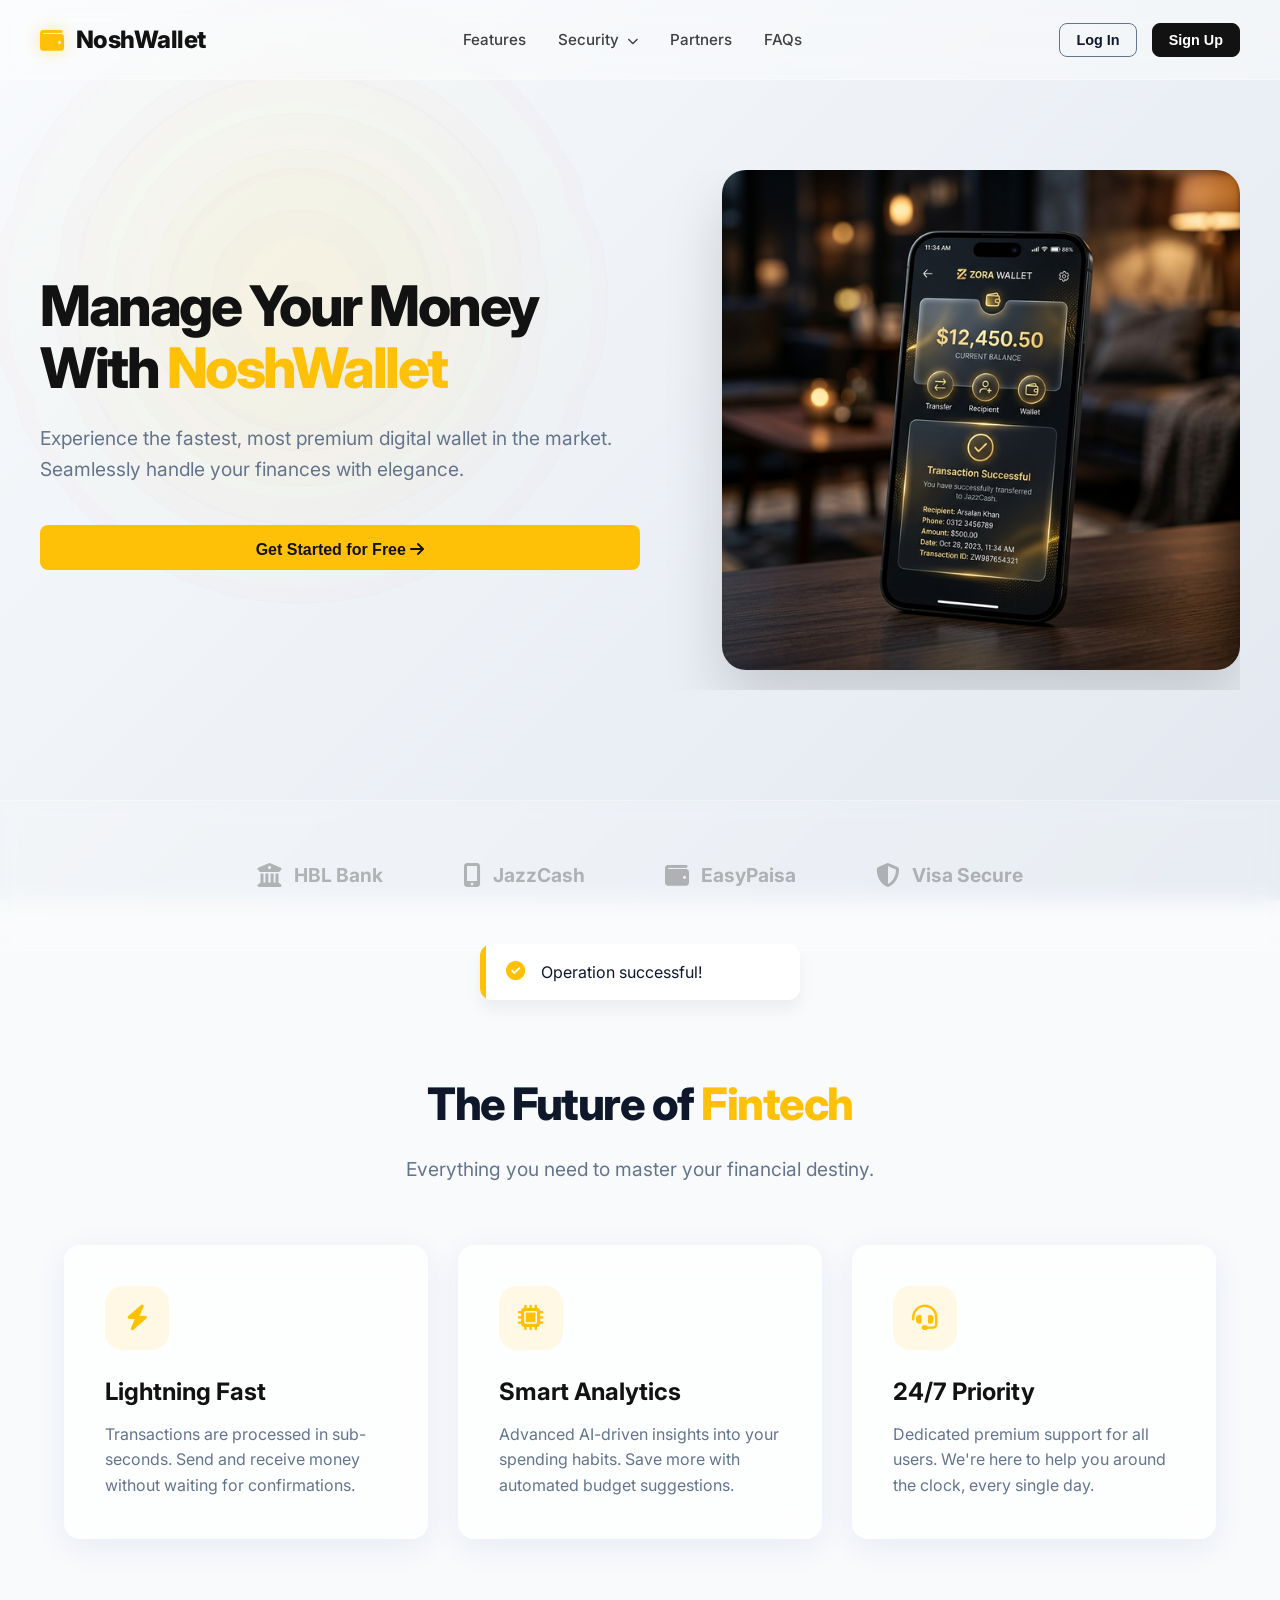
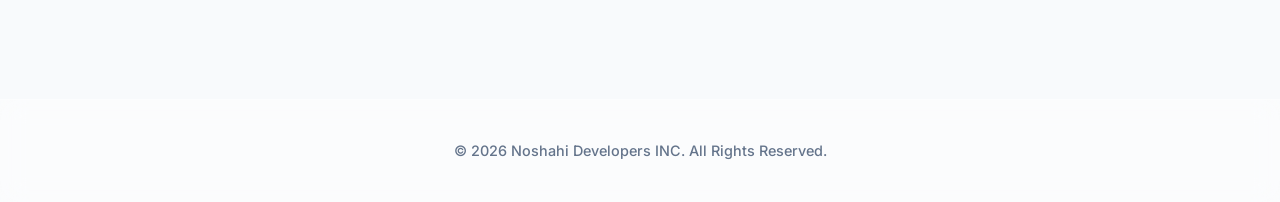
<file: index1.html>
<!DOCTYPE html>
<html lang="en">
<head>
    <meta charset="UTF-8">
    <meta name="viewport" content="width=device-width, initial-scale=1.0">
    <title>NoshWallet - The Premium Digital Wallet</title>
    <link href="https://fonts.googleapis.com/css2?family=Inter:wght@300;400;500;600;700&display=swap" rel="stylesheet">
    <link rel="stylesheet" href="style.css">
    <link rel="stylesheet" href="https://cdnjs.cloudflare.com/ajax/libs/font-awesome/6.4.0/css/all.min.css">
</head>
<body class="landing-page">

    <div class="bg-mesh-container">
        <div class="glow-blob glow-1"></div>
        <div class="glow-blob glow-2"></div>
        <div class="glow-blob glow-3"></div>
    </div>

    <!-- Landing Navigation -->
    <nav class="landing-nav">
        <div class="nav-container">
            <div class="logo">
                <i class="fa-solid fa-wallet"></i>
                <span>NoshWallet</span>
            </div>
            <ul class="nav-menu">
                <li><a href="#features" class="nav-link">Features</a></li>
                <li class="nav-dropdown">
                    <a href="#security" class="nav-link">Security <i class="fa-solid fa-chevron-down"></i></a>
                    <ul class="dropdown-menu">
                        <li><a href="#security" class="dropdown-link" id="link-security-overview">Security Overview</a></li>
                        <li><a href="#" class="dropdown-link" id="link-security-terms">Terms & Conditions</a></li>
                    </ul>
                </li>
                <li><a href="#partners" class="nav-link">Partners</a></li>
                <li><a href="#faq" class="nav-link">FAQs</a></li>
            </ul>
            <div class="landing-actions" id="auth-actions-container">
                <button class="header-auth-btn btn-outline" id="btn-open-login">Log In</button>
                <button class="header-auth-btn btn-solid" id="btn-open-register">Sign Up</button>
            </div>
        </div>
    </nav>

    <!-- Hero Carousel Section -->
    <header class="hero-section">
        <div class="carousel-container">
            <!-- Slide 1: General Welcome -->
            <div class="carousel-slide active" id="slide-1">
                <div class="hero-content">
                    <h1 class="hero-title">Manage Your Money <br>With <span class="highlight-yellow">NoshWallet</span></h1>
                    <p class="hero-subtitle">Experience the fastest, most premium digital wallet in the market. Seamlessly handle your finances with elegance.</p>
                    <div class="hero-cta">
                        <button class="submit-btn solid-yellow cta-main" onclick="document.getElementById('btn-open-register').click()">Get Started for Free <i class="fa-solid fa-arrow-right"></i></button>
                    </div>
                </div>
                <div class="hero-mockup">
                    <img src="assets/hero_wallet.png" alt="Premium Wallet" class="mockup-image" loading="eager">
                </div>
            </div>

            <!-- Slide 2: Security & Privacy -->
            <div class="carousel-slide" id="slide-2">
                <div class="hero-content">
                    <h1 class="hero-title">Your Assets, <br><span class="highlight-yellow">Reinforced.</span></h1>
                    <p class="hero-subtitle">Double-encryption and biometric-ready protocols. Your money remains yours, protected by the world's most advanced security tech.</p>
                    <div class="hero-cta">
                        <button class="submit-btn solid-yellow cta-main">Explore Security Features</button>
                    </div>
                </div>
                <div class="hero-mockup">
                    <img src="assets/hero_security.png" alt="Advanced Security" class="mockup-image">
                </div>
            </div>

            <!-- Slide 3: Global Transfers (Using CSS depth or generic icon) -->
            <div class="carousel-slide" id="slide-3">
                <div class="hero-content">
                    <h1 class="hero-title">Global Transfers, <br><span class="highlight-yellow">Instant Delivery.</span></h1>
                    <p class="hero-subtitle">Transfer to JazzCash, EasyPaisa, or any Bank account globally with a single tap and zero hidden commissions.</p>
                    <div class="hero-cta">
                        <button class="submit-btn solid-yellow cta-main">Compare Rates</button>
                    </div>
                </div>
                <div class="hero-mockup">
                    <div class="mockup-image" style="background: linear-gradient(135deg, #121212, #333); display: flex; align-items: center; justify-content: center; min-height: 400px; border: 1px solid var(--primary-yellow);">
                         <i class="fa-solid fa-globe-asia" style="font-size: 8rem; color: var(--primary-yellow); filter: drop-shadow(0 0 20px rgba(255,193,7,0.3))"></i>
                    </div>
                </div>
            </div>
        </div>
    </header>

    <!-- Trusted Partners -->
    <section class="partners-section reveal" id="partners">
        <div class="partners-container">
            <div class="partner-logo"><i class="fa-solid fa-building-columns"></i> HBL Bank</div>
            <div class="partner-logo"><i class="fa-solid fa-mobile-screen-button"></i> JazzCash</div>
            <div class="partner-logo"><i class="fa-solid fa-wallet"></i> EasyPaisa</div>
            <div class="partner-logo"><i class="fa-solid fa-shield-halved"></i> Visa Secure</div>
        </div>
    </section>

    <!-- Detailed Features Grid -->
    <section class="features-grid-section" id="features">
        <div class="section-header reveal">
            <h2>The Future of <span class="highlight-yellow">Fintech</span></h2>
            <p class="hero-subtitle" style="margin-bottom: 0;">Everything you need to master your financial destiny.</p>
        </div>
        <div class="premium-grid">
            <div class="premium-feature-card reveal">
                <div class="feature-icon-wrapper"><i class="fa-solid fa-bolt"></i></div>
                <h3>Lightning Fast</h3>
                <p>Transactions are processed in sub-seconds. Send and receive money without waiting for confirmations.</p>
            </div>
            <div class="premium-feature-card reveal">
                <div class="feature-icon-wrapper"><i class="fa-solid fa-microchip"></i></div>
                <h3>Smart Analytics</h3>
                <p>Advanced AI-driven insights into your spending habits. Save more with automated budget suggestions.</p>
            </div>
            <div class="premium-feature-card reveal">
                <div class="feature-icon-wrapper"><i class="fa-solid fa-headset"></i></div>
                <h3>24/7 Priority</h3>
                <p>Dedicated premium support for all users. We're here to help you around the clock, every single day.</p>
            </div>
        </div>
    </section>


    <!-- Modals (Re-used from before) -->
    <!-- Login Modal -->
    <div id="login-modal" class="modal">
        <div class="modal-content auth-modal">
            <div class="modal-header">
                <button class="close-btn absolute-right"><i class="fa-solid fa-xmark"></i></button>
                <div class="logo justify-center mb-2">
                    <i class="fa-solid fa-wallet"></i>
                </div>
                <h2>Welcome Back</h2>
                <p class="text-sm text-muted">Sign in to manage your wallet</p>
            </div>
            <div class="modal-body pb-0">
                <form id="login-form">
                    <div class="form-group">
                        <label>Email Address</label>
                        <div class="input-with-icon">
                            <i class="fa-regular fa-envelope"></i>
                            <input type="email" id="login-email" placeholder="you@example.com" required autocomplete="off">
                        </div>
                    </div>
                    <div class="form-group">
                        <label>Password</label>
                        <div class="input-with-icon">
                            <i class="fa-solid fa-lock"></i>
                            <input type="password" id="login-password" placeholder="Enter your password" required autocomplete="new-password">
                            <button type="button" class="password-toggle" title="Toggle Password Visibility">
                                <i class="fa-solid fa-eye-slash"></i>
                            </button>
                        </div>
                    </div>
                    <button type="submit" class="submit-btn solid-yellow mt-4">Sign In</button>
                </form>

                <div class="demo-account-box mt-4">
                    <div class="demo-header">
                        <i class="fa-solid fa-circle-info"></i>
                        <span>Demo Account</span>
                    </div>
                    <div class="demo-credentials">
                        <p><strong>Email:</strong> demo@noshwallet.com</p>
                        <p><strong>Password:</strong> demo1234</p>
                    </div>
                    <button id="btn-quick-login" class="quick-login-btn">
                        Quick Login <i class="fa-solid fa-bolt"></i>
                    </button>
                </div>

                <div class="auth-footer mt-4">
                    <p>Don't have an account? <a href="#" id="switch-to-register">Sign up</a></p>
                </div>
            </div>
        </div>
    </div>

    <!-- Register Modal -->
    <div id="register-modal" class="modal">
        <div class="modal-content auth-modal">
            <div class="modal-header border-none text-center block">
                <button class="close-btn absolute-right"><i class="fa-solid fa-xmark"></i></button>
                <div class="logo justify-center mb-2">
                    <i class="fa-solid fa-wallet"></i>
                </div>
                <h2>Create Account</h2>
                <p class="text-sm text-muted">Join us to start managing your funds</p>
            </div>
            <div class="modal-body pb-0">
                <form id="register-form">
                    <div class="form-group mb-3">
                        <label>Full Name</label>
                        <div class="input-with-icon">
                            <i class="fa-regular fa-user"></i>
                            <input type="text" id="reg-name" placeholder="John Doe" required autocomplete="name">
                        </div>
                    </div>
                    <div class="form-group mb-3">
                        <label>Email Address</label>
                        <div class="input-with-icon">
                            <i class="fa-regular fa-envelope"></i>
                            <input type="email" id="reg-email" placeholder="you@example.com" required autocomplete="email">
                        </div>
                    </div>
                    <div class="form-group mb-3">
                        <label>Password</label>
                        <div class="input-with-icon">
                            <i class="fa-solid fa-lock"></i>
                            <input type="password" id="reg-password" placeholder="Create a password" required minlength="6" autocomplete="new-password">
                            <button type="button" class="password-toggle" title="Toggle Password Visibility">
                                <i class="fa-solid fa-eye-slash"></i>
                            </button>
                        </div>
                    </div>
                    <div class="form-group mb-3">
                        <label>Phone Number</label>
                        <div class="input-with-icon">
                            <i class="fa-solid fa-phone"></i>
                            <input type="tel" id="reg-phone" placeholder="e.g. 0300 1234567" required autocomplete="tel">
                        </div>
                    </div>
                    <button type="submit" class="submit-btn solid-yellow">Create Account</button>
                </form>
                <div class="auth-footer mt-4">
                    <p>Already have an account? <a href="#" id="switch-to-login">Sign in</a></p>
                </div>
            </div>
        </div>
    </div>
    
    <!-- Security Terms Modal -->
    <div id="security-terms-modal" class="modal">
        <div class="modal-content terms-modal">
            <div class="modal-header">
                <button class="close-btn absolute-right"><i class="fa-solid fa-xmark"></i></button>
                <div class="logo justify-center mb-2">
                    <i class="fa-solid fa-shield-halved"></i>
                </div>
                <h2>Security Terms <span class="highlight-yellow">&</span> Conditions</h2>
                <p class="text-sm text-muted">Last updated: March 16, 2026</p>
            </div>
            <div class="modal-body">
                <div class="terms-content">
                    <section class="terms-section">
                        <h3>1. Data Protection & Encryption</h3>
                        <p>All user data is encrypted using military-grade AES-256 protocols. Your private keys and personal information are stored in isolated, secure vaults that are inaccessible via public networks.</p>
                    </section>
                    <section class="terms-section">
                        <h3>2. Multi-Factor Authentication (MFA)</h3>
                        <p>NoshWallet requires MFA for all critical transactions, including withdrawals and large deposits. We support biometric scans, hardware security keys, and time-based one-time passwords (TOTP).</p>
                    </section>
                    <section class="terms-section">
                        <h3>3. Fraud Prevention System</h3>
                        <p>Our AI-driven fraud detection system monitors transactions 24/7. Any suspicious activity will lead to an immediate temporary account freeze until manually verified by our security team.</p>
                    </section>
                    <section class="terms-section">
                        <h3>4. Zero-Leak Policy</h3>
                        <p>NoshWallet guarantees that your financial data will never be shared with third parties for marketing purposes. Your trust is our most valuable asset.</p>
                    </section>
                    <p class="terms-footer">By using NoshWallet, you agree to these security protocols designed to keep your wealth safe.</p>
                </div>
            </div>
        </div>
    </div>

    <!-- Toast -->
    <div id="toast" class="toast">
        <div class="toast-indicator"></div>
        <div class="toast-content">
            <i class="toast-icon fa-solid fa-circle-check"></i>
            <span id="toast-message">Operation successful!</span>
        </div>
    </div>

    <footer class="landing-footer">
        <div class="footer-container">
            <p>&copy; 2026 Noshahi Developers INC. All Rights Reserved.</p>
        </div>
    </footer>

    <script src="landing.js"></script>
    <script src="auth.js"></script>
    <!-- OTP Verification Modal -->
    <div id="otp-modal" class="modal">
        <div class="modal-content auth-modal">
            <div class="modal-header">
                <button class="close-btn absolute-right"><i class="fa-solid fa-xmark"></i></button>
                <div class="logo justify-center mb-2">
                    <i class="fa-solid fa-shield-halved"></i>
                </div>
                <h2>Security Verification</h2>
                <p class="text-sm text-muted" id="otp-message">Check your device for a 6-digit code</p>
            </div>
            <div class="modal-body pb-0">
                <form id="otp-form">
                    <div class="form-group">
                        <label>Verification Code</label>
                        <div class="input-with-icon">
                            <i class="fa-solid fa-key"></i>
                            <input type="text" id="otp-input" placeholder="Enter 6-digit code" required maxlength="6" pattern="\d{6}">
                        </div>
                        <span class="form-help text-center block mt-2">Simulation code: <strong class="highlight-yellow">123456</strong></span>
                    </div>
                    <button type="submit" class="submit-btn solid-yellow mt-4">Verify & Sign In</button>
                </form>
                <div class="auth-footer mt-4">
                    <p>Didn't receive code? <a href="#" id="resend-otp">Resend</a></p>
                </div>
            </div>
        </div>
    </div>
</body>
</html>
</file>
<file: style.css>
/* style.css - Full Website Dashboard Design */

:root {
    /* Color Palette: Yellow, White, Black */
    --primary-yellow: #FFC107;
    --primary-yellow-hover: #E0A800;
    --primary-black: #121212;
    --secondary-black: #1E1E1E;
    --pure-white: #FFFFFF;

    /* Neutral/Grays */
    --gray-bg: #F8FAFC;
    /* Softer, more modern off-white */
    --gray-light: #F1F5F9;
    --gray-mid: #E2E8F0;
    --gray-dark: #64748B;
    --text-main: #0F172A;
    --text-muted: #64748B;

    /* Premium Backgrounds */
    --premium-bg: radial-gradient(at 0% 0%, hsla(253, 16%, 7%, 1) 0, transparent 50%),
        radial-gradient(at 50% 0%, hsla(225, 39%, 30%, 1) 0, transparent 50%),
        radial-gradient(at 100% 0%, hsla(339, 49%, 30%, 1) 0, transparent 50%);
    --mesh-glow-1: rgba(255, 193, 7, 0.08);
    --mesh-glow-2: rgba(30, 41, 59, 0.03);

    /* Functional Colors */
    --success: #FFC107; /* Changed to Yellow */
    --success-bg: #FFFDE7;
    --danger: #475569; /* Changed to Slate */
    --danger-bg: #F1F5F9;
    --primary-slate: #334155;

    /* Animation Tokens */
    --transition-fast: 0.2s cubic-bezier(0.4, 0, 0.2, 1);
    --transition-normal: 0.3s cubic-bezier(0.4, 0, 0.2, 1);

    /* Layout Variables */
    --sidebar-width: 250px;
    --header-height: 70px;

    /* Shadows */
    --shadow-sm: 0 1px 2px rgba(0, 0, 0, 0.05);
    --shadow-md: 0 4px 6px rgba(0, 0, 0, 0.05);
    --shadow-lg: 0 10px 15px rgba(0, 0, 0, 0.05);
    --shadow-card: 0 4px 12px rgba(0, 0, 0, 0.03);

    /* Borders */
    --border-radius-sm: 8px;
    --border-radius-md: 12px;
    --border-radius-lg: 16px;

    /* Glassmorphism */
    --glass-bg: rgba(255, 255, 255, 0.75);
    --glass-border: rgba(255, 255, 255, 0.3);
    --glass-shadow: 0 8px 32px 0 rgba(31, 38, 135, 0.07);
    --glass-blur: 12px;
}

* {
    margin: 0;
    padding: 0;
    box-sizing: border-box;
    /* Custom Scrollbar for Premium Feel */
    scrollbar-width: thin;
    scrollbar-color: var(--gray-mid) transparent;
}

/* Chrome, Edge, and Safari */
*::-webkit-scrollbar {
    width: 6px;
    height: 6px;
}

*::-webkit-scrollbar-track {
    background: transparent;
}

*::-webkit-scrollbar-thumb {
    background-color: var(--gray-mid);
    border-radius: 20px;
    border: transparent;
}

*::-webkit-scrollbar-thumb:hover {
    background-color: var(--gray-dark);
}

body {
    font-family: 'Inter', sans-serif;
    background-color: var(--gray-bg);
    color: var(--text-main);
    line-height: 1.5;
    -webkit-font-smoothing: antialiased;
    position: relative;
    overflow-x: clip;
    /* clip doesn't break sticky like hidden does in some browsers */
}

/* --- Decorative Background Effects --- */
.bg-mesh-container {
    position: fixed;
    top: 0;
    left: 0;
    width: 100%;
    height: 100%;
    z-index: -1;
    overflow: hidden;
    background: linear-gradient(135deg, #f8fafc 0%, #e2e8f0 100%);
    pointer-events: none;
}

.glow-blob {
    position: absolute;
    width: 600px;
    height: 600px;
    background: radial-gradient(circle, var(--mesh-glow-1) 0%, transparent 70%);
    filter: blur(80px);
    border-radius: 50%;
    opacity: 0.6;
}

/* --- Landing Navigation --- */
.landing-nav {
    position: fixed;
    top: 0;
    left: 0;
    width: 100%;
    height: 80px;
    display: flex;
    justify-content: center;
    /* Center the container */
    align-items: center;
    background: rgba(255, 255, 255, 0.4);
    backdrop-filter: blur(12px);
    -webkit-backdrop-filter: blur(12px);
    border-bottom: 1px solid var(--glass-border);
    z-index: 1100;
}

.nav-container {
    width: 100%;
    display: flex;
    justify-content: space-between;
    align-items: center;
    padding: 0 40px;
}

.landing-nav .logo {
    display: flex;
    align-items: center;
    gap: 12px;
    font-size: 1.5rem;
    font-weight: 800;
    color: var(--primary-black);
}

.landing-nav .logo i {
    color: var(--primary-yellow);
}

.nav-menu {
    display: flex;
    list-style: none;
    gap: 32px;
    margin: 0;
    padding: 0;
}

.nav-link {
    text-decoration: none;
    color: var(--primary-black);
    font-weight: 500;
    font-size: 0.95rem;
    transition: all 0.3s;
    position: relative;
    opacity: 0.8;
}

.nav-link:hover {
    opacity: 1;
    color: var(--primary-yellow-hover);
}

.nav-link::after {
    content: '';
    position: absolute;
    bottom: -4px;
    left: 0;
    width: 0;
    height: 2px;
    background: var(--primary-yellow);
    transition: width 0.3s;
}

.nav-link:hover::after {
    width: 100%;
}

/* --- Dropdown Styling --- */
.nav-dropdown {
    position: relative;
}

.nav-dropdown .nav-link i {
    font-size: 0.7rem;
    margin-left: 4px;
    transition: transform 0.3s;
}

.nav-dropdown:hover .nav-link i {
    transform: rotate(180deg);
}

.dropdown-menu {
    position: absolute;
    top: calc(100% + 15px);
    left: 50%;
    transform: translateX(-50%) translateY(10px);
    background: rgba(255, 255, 255, 0.9);
    backdrop-filter: blur(15px);
    border: 1px solid var(--glass-border);
    border-radius: var(--border-radius-md);
    box-shadow: 0 10px 40px rgba(0, 0, 0, 0.1);
    min-width: 220px;
    padding: 12px;
    list-style: none;
    opacity: 0;
    visibility: hidden;
    transition: all 0.3s cubic-bezier(0.165, 0.84, 0.44, 1);
    z-index: 1200;
}

.nav-dropdown:hover .dropdown-menu {
    opacity: 1;
    visibility: visible;
    transform: translateX(-50%) translateY(0);
}

.dropdown-link {
    text-decoration: none;
    color: var(--text-main);
    display: block;
    padding: 10px 16px;
    border-radius: var(--border-radius-sm);
    font-weight: 500;
    font-size: 0.9rem;
    transition: all 0.2s;
}

.dropdown-link:hover {
    background: var(--primary-yellow);
    color: var(--primary-black);
}

@media (max-width: 991px) {
    .nav-menu {
        display: none;
        /* Hide for now on smaller screens */
    }
}

.landing-actions {
    display: flex;
    gap: 15px;
}

.header-auth-btn {
    padding: 10px 24px;
    border-radius: 30px;
    font-weight: 600;
    cursor: pointer;
    transition: all 0.3s;
}

.btn-outline {
    background: transparent;
    border: 1px solid var(--gray-mid);
    color: var(--primary-black);
}

.btn-outline:hover {
    background: rgba(0, 0, 0, 0.05);
}

.btn-solid {
    background: var(--primary-black);
    color: var(--pure-white);
    border: none;
}

.btn-solid:hover {
    transform: translateY(-2px);
    box-shadow: 0 4px 12px rgba(0, 0, 0, 0.2);
}

/* --- Hero & Carousel --- */
.hero-section {
    padding: 60px 24px 80px;
    /* Reduced top padding significantly */
    margin-top: 80px;
    /* Space for fixed nav */
    min-height: 80vh;
    display: flex;
    align-items: center;
    justify-content: center;
    position: relative;
    overflow: hidden;
    /* Prevent horizontal scroll */
}

.carousel-container {
    width: 100%;
    max-width: 1200px;
    margin: 0 auto;
    position: relative;
    min-height: 520px;
    /* Locks the height so slides never shift the page */
    overflow: hidden;
}

.carousel-slide {
    position: absolute;
    top: 0;
    left: 0;
    width: 100%;
    display: grid;
    grid-template-columns: 1.2fr 1fr;
    gap: 60px;
    align-items: center;
    opacity: 0;
    pointer-events: none;
    transition: opacity 0.7s ease;
}

.carousel-slide.active {
    opacity: 1;
    pointer-events: auto;
    z-index: 5;
    animation: fadeReveal 0.7s ease-out forwards;
}

@keyframes fadeReveal {
    from {
        opacity: 0;
        transform: translateY(12px);
    }

    to {
        opacity: 1;
        transform: translateY(0);
    }
}

.hero-content {
    max-width: 600px;
}

.hero-badge {
    display: inline-block;
    padding: 6px 14px;
    background: rgba(255, 193, 7, 0.1);
    color: var(--primary-yellow);
    border-radius: 30px;
    font-size: 0.85rem;
    font-weight: 600;
    margin-bottom: 24px;
    border: 1px solid rgba(255, 193, 7, 0.2);
}

.hero-title {
    font-size: 3.5rem;
    font-weight: 800;
    line-height: 1.1;
    margin-bottom: 24px;
    letter-spacing: -2.5px;
    color: var(--primary-black);
}

/* --- Section Anchors --- */
section[id] {
    scroll-margin-top: 100px;
}

.highlight-yellow {
    color: var(--primary-yellow);
    position: relative;
}

.hero-subtitle {
    font-size: 1.2rem;
    color: var(--text-muted);
    margin-bottom: 40px;
    line-height: 1.6;
}

.hero-mockup {
    position: relative;
    z-index: 2;
}

.mockup-image {
    width: 100%;
    border-radius: 24px;
    box-shadow: 0 30px 60px rgba(0, 0, 0, 0.15);
    animation: float 6s ease-in-out infinite;
    max-height: 500px;
    object-fit: cover;
}

@keyframes float {

    0%,
    100% {
        transform: translateY(0);
    }

    50% {
        transform: translateY(-20px);
    }
}

/* --- Trusted Partners --- */
.partners-section {
    padding: 60px 0;
    backdrop-filter: blur(10px);
    border-top: 1px solid var(--glass-border);
    border-bottom: 1px solid var(--glass-border);
    background: rgba(255, 255, 255, 0.2);
    margin-bottom: 80px;
}

.partners-container {
    max-width: 1200px;
    margin: 0 auto;
    display: flex;
    justify-content: center;
    align-items: center;
    gap: 80px;
    opacity: 0.5;
    filter: grayscale(1);
    transition: all 0.4s;
}

.partners-container:hover {
    opacity: 1;
    filter: grayscale(0);
}

.partner-logo {
    display: flex;
    align-items: center;
    gap: 12px;
    font-weight: 700;
    font-size: 1.2rem;
    color: var(--text-muted);
}

.partner-logo i {
    font-size: 1.5rem;
}

/* --- Feature Grid --- */
.features-grid-section {
    padding: 40px 24px 80px;
    max-width: 1200px;
    margin: 0 auto;
}

.section-header {
    text-align: center;
    margin-bottom: 60px;
}

.section-header h2 {
    font-size: 2.8rem;
    font-weight: 800;
    margin-bottom: 16px;
    letter-spacing: -1.5px;
}

.premium-grid {
    display: grid;
    grid-template-columns: repeat(3, 1fr);
    gap: 30px;
}

.premium-feature-card {
    background: var(--glass-bg);
    backdrop-filter: blur(var(--glass-blur));
    border: 1px solid var(--glass-border);
    padding: 40px;
    border-radius: var(--border-radius-lg);
    transition: all 0.4s cubic-bezier(0.165, 0.84, 0.44, 1);
    box-shadow: var(--glass-shadow);
}

.premium-feature-card:hover {
    transform: translateY(-12px);
    border-color: var(--primary-yellow);
    box-shadow: 0 20px 40px rgba(0, 0, 0, 0.08);
}

.feature-icon-wrapper {
    width: 64px;
    height: 64px;
    background: rgba(255, 193, 7, 0.1);
    color: var(--primary-yellow);
    border-radius: 18px;
    display: flex;
    align-items: center;
    justify-content: center;
    font-size: 1.6rem;
    margin-bottom: 24px;
}

.premium-feature-card h3 {
    font-size: 1.5rem;
    margin-bottom: 12px;
    color: var(--primary-black);
}

.premium-feature-card p {
    color: var(--text-muted);
    line-height: 1.6;
}

/* --- Reveal on Scroll --- */
.reveal {
    opacity: 0;
    transform: translateY(30px);
    transition: all 0.8s ease-out;
}

.reveal.active {
    opacity: 1;
    transform: translateY(0);
}

/* Responsive Fixes */
@media (max-width: 992px) {
    .carousel-slide {
        grid-template-columns: 1fr;
        text-align: center;
        gap: 60px;
    }

    .hero-content {
        margin: 0 auto;
    }

    .hero-title {
        font-size: 2.8rem;
    }

    .premium-grid {
        grid-template-columns: 1fr;
    }

    .partners-container {
        gap: 40px;
        flex-wrap: wrap;
    }
}

/* Base Layout */
.dashboard-layout {
    display: flex;
    min-height: 100vh;
}

/* Sidebar */
.sidebar {
    width: var(--sidebar-width);
    background: var(--glass-bg);
    backdrop-filter: blur(var(--glass-blur));
    -webkit-backdrop-filter: blur(var(--glass-blur));
    border-right: 1px solid var(--glass-border);
    display: flex;
    flex-direction: column;
    position: fixed;
    height: 100vh;
    z-index: 100;
    /* Higher z-index to overlay content */
    box-shadow: var(--glass-shadow);
    transition: transform 0.4s cubic-bezier(0.4, 0, 0.2, 1);
}

.sidebar.collapsed {
    transform: translateX(-100%);
}

.sidebar-header {
    height: var(--header-height);
    display: flex;
    align-items: center;
    padding: 0 24px;
    border-bottom: 1px solid var(--glass-border);
}

.logo {
    display: flex;
    align-items: center;
    gap: 12px;
    font-size: 1.4rem;
    font-weight: 800;
    color: var(--primary-black);
    letter-spacing: -0.5px;
}

.logo i {
    color: var(--primary-yellow);
    filter: drop-shadow(0 0 8px rgba(255, 193, 7, 0.4));
}

.sidebar-nav {
    flex: 1;
    padding: 32px 16px;
    display: flex;
    flex-direction: column;
    gap: 12px;
}

.nav-item {
    display: flex;
    align-items: center;
    gap: 14px;
    padding: 14px 20px;
    border-radius: var(--border-radius-md);
    color: var(--text-muted);
    font-weight: 500;
    text-decoration: none;
    transition: all 0.3s cubic-bezier(0.4, 0, 0.2, 1);
    position: relative;
    border: 1px solid transparent;
}

.nav-item i {
    font-size: 1.1rem;
    width: 24px;
    text-align: center;
    transition: transform 0.3s ease;
}

.nav-item span {
    font-size: 0.95rem;
}

.nav-item:hover {
    background: rgba(255, 255, 255, 0.5);
    color: var(--primary-black);
    transform: translateX(5px);
    border-color: var(--glass-border);
}

.nav-item.active {
    background: var(--primary-yellow);
    color: var(--primary-black);
    font-weight: 600;
    box-shadow: 0 4px 15px rgba(255, 193, 7, 0.3);
    border: 1px solid rgba(255, 255, 255, 0.2);
}

.nav-item.active i {
    transform: scale(1.1);
}

.sidebar-footer {
    padding: 24px 16px;
    border-top: 1px solid var(--glass-border);
}

.nav-item.logout:hover {
    background-color: var(--danger-bg);
    color: var(--danger);
}

/* Main Content Wrapper */
.main-wrapper {
    flex: 1;
    margin-left: var(--sidebar-width);
    display: flex;
    flex-direction: column;
    transition: margin-left 0.4s cubic-bezier(0.4, 0, 0.2, 1);
}

.main-wrapper.full-width {
    margin-left: 0;
}

/* Top Header */
.top-header {
    height: var(--header-height);
    background-color: rgba(255, 255, 255, 0.8);
    backdrop-filter: blur(10px);
    -webkit-backdrop-filter: blur(10px);
    border-bottom: 1px solid var(--glass-border);
    padding: 0 32px;
    display: flex;
    align-items: center;
    justify-content: space-between;
    position: fixed;
    top: 0;
    right: 0;
    width: calc(100% - var(--sidebar-width));
    z-index: 100;
    transition: width 0.4s cubic-bezier(0.4, 0, 0.2, 1);
}

/* Page Header Back Button */
.page-title.with-back {
    display: flex;
    align-items: center;
    gap: 20px;
}

.content-back-btn {
    display: flex;
    align-items: center;
    justify-content: center;
    width: 36px;
    height: 36px;
    border: none;
    background: var(--pure-white);
    color: var(--primary-black);
    border-radius: 50%;
    cursor: pointer;
    font-size: 1rem;
    box-shadow: 0 4px 12px rgba(0, 0, 0, 0.05);
    transition: all 0.3s cubic-bezier(0.4, 0, 0.2, 1);
    margin-right: 12px;
}

.content-back-btn:hover {
    background-color: var(--primary-yellow);
    transform: scale(1.1);
    box-shadow: 0 6px 16px rgba(0, 0, 0, 0.1);
}

.content-back-btn:active {
    transform: scale(0.95);
}

.top-header {
    width: 100%;
}

.header-left {
    display: flex;
    align-items: center;
    gap: 20px;
}

.menu-toggle-btn {
    background: var(--gray-light);
    border: none;
    width: 42px;
    height: 42px;
    border-radius: var(--border-radius-sm);
    display: flex;
    align-items: center;
    justify-content: center;
    font-size: 1.2rem;
    color: var(--primary-black);
    cursor: pointer;
    transition: all 0.2s;
}

.menu-toggle-btn:hover {
    background: var(--primary-yellow);
    transform: scale(1.05);
}

.search-bar {
    display: flex;
    align-items: center;
    gap: 12px;
    background-color: var(--gray-light);
    padding: 10px 16px;
    border-radius: 20px;
    width: 350px;
}

.search-bar i {
    color: var(--text-muted);
}

.search-bar input {
    border: none;
    background: none;
    outline: none;
    width: 100%;
    font-family: inherit;
    font-size: 0.95rem;
}

/* --- Layout Utilities --- */
.flex-row {
    display: flex;
    flex-direction: row;
    width: 100%;
}

.gap-15 {
    gap: 15px;
}

.flex-1 {
    flex: 1;
}

.justify-between {
    justify-content: space-between;
}

.mt-auto {
    margin-top: auto !important;
}

/* Margin Utilities */
.mb-1 { margin-bottom: 5px !important; }
.mb-2 { margin-bottom: 10px !important; }
.mb-3 { margin-bottom: 15px !important; }
.mb-4 { margin-bottom: 24px !important; }
.mb-5 { margin-bottom: 30px !important; }

.mt-1 { margin-top: 5px !important; }
.mt-2 { margin-top: 10px !important; }
.mt-3 { margin-top: 15px !important; }
.mt-4 { margin-top: 24px !important; }
.mt-5 { margin-top: 30px !important; }

.header-actions {
    display: flex;
    align-items: center;
    gap: 20px;
}

.icon-btn {
    border: none;
    background: none;
    font-size: 1.2rem;
    color: var(--text-muted);
    cursor: pointer;
    position: relative;
    transition: color 0.2s;
}

.icon-btn:hover {
    color: var(--primary-black);
}

/* Reverted bell color to neutral, only badge is red */
.badge {
    position: absolute;
    top: -5px;
    right: -5px;
    background-color: #FF3D00;
    color: white;
    font-size: 0.65rem;
    font-weight: bold;
    height: 16px;
    min-width: 16px;
    border-radius: 8px;
    display: flex;
    align-items: center;
    justify-content: center;
    padding: 0 4px;
    border: 1.5px solid var(--pure-white);
}

.user-profile {
    display: flex;
    align-items: center;
    gap: 12px;
    cursor: pointer;
}

.avatar-small {
    width: 36px;
    height: 36px;
    border-radius: 50%;
    background-color: var(--primary-yellow);
    display: flex;
    align-items: center;
    justify-content: center;
    color: var(--primary-black);
}

.user-name {
    font-weight: 500;
}

/* Dashboard Content */
.dashboard-content {
    padding: 32px;
    padding-top: calc(var(--header-height) + 32px);
    max-width: 1200px;
    margin: 0 auto;
    width: 100%;
}

.page-title {
    margin-bottom: 32px;
}

.page-title h1 {
    font-size: 1.8rem;
    color: var(--primary-black);
    margin-bottom: 4px;
}

.page-title p {
    color: var(--text-muted);
}

/* Cards & Widgets */
.top-widgets {
    display: grid;
    grid-template-columns: 1fr 1fr;
    gap: 24px;
    margin-bottom: 24px;
}

.widget-card {
    background-color: rgba(255, 255, 255, 0.85);
    backdrop-filter: blur(8px);
    -webkit-backdrop-filter: blur(8px);
    border-radius: var(--border-radius-md);
    padding: 24px;
    box-shadow: 0 4px 20px rgba(0, 0, 0, 0.04);
    border: 1px solid var(--glass-border);
}

/* Summary Grid Row (New) */
.summary-row {
    display: grid;
    grid-template-columns: repeat(auto-fit, minmax(280px, 1fr));
    gap: 20px;
    margin-bottom: 30px;
}

.summary-card {
    background: var(--pure-white);
    padding: 24px;
    border-radius: var(--border-radius-md);
    display: flex;
    align-items: center;
    gap: 20px;
    box-shadow: var(--shadow-md);
    border-left: 5px solid transparent;
    transition: transform 0.3s ease;
}

.summary-card:hover {
    transform: translateY(-5px);
}

.summary-card.credit { border-left-color: var(--primary-yellow); }
.summary-card.debit { border-left-color: var(--primary-yellow); }
.summary-card.recent { border-left-color: var(--primary-yellow); }

.s-icon {
    width: 60px;
    height: 60px;
    border-radius: 16px;
    display: flex;
    align-items: center;
    justify-content: center;
    font-size: 1.5rem;
}

.summary-card.credit .s-icon { background: #FFFDE7; color: var(--primary-yellow); }
.summary-card.debit .s-icon { background: #FFFDE7; color: var(--primary-yellow); }
.summary-card.recent .s-icon { background: #FFFDE7; color: var(--primary-yellow); }

.s-info .s-label {
    display: block;
    color: var(--text-muted);
    font-size: 0.9rem;
    font-weight: 500;
    margin-bottom: 4px;
}

.s-info h3 {
    font-size: 1.5rem;
    font-weight: 700;
    color: var(--primary-black);
    letter-spacing: -0.5px;
}

/* Premium Balance Card (Pearl & Gold - Aligned with existing design) */
.balance-card {
    background: rgba(255, 255, 255, 0.9);
    backdrop-filter: blur(12px);
    -webkit-backdrop-filter: blur(12px);
    color: var(--text-main);
    display: flex;
    flex-direction: column;
    justify-content: space-between;
    position: relative;
    overflow: hidden;
    border: 1px solid var(--glass-border) !important;
    box-shadow: 0 10px 30px rgba(0, 0, 0, 0.05) !important;
}

/* Subtle Yellow Radial Glow */
.balance-card::before {
    content: '';
    position: absolute;
    top: -20%;
    right: -20%;
    width: 60%;
    height: 60%;
    background: radial-gradient(circle, rgba(255, 193, 7, 0.1) 0%, transparent 70%);
    pointer-events: none;
    z-index: 1;
}

.card-top {
    position: relative;
    z-index: 2;
    display: flex;
    justify-content: space-between;
    align-items: flex-start;
}

.card-title {
    font-size: 1.1rem;
    font-weight: 700;
    margin-bottom: 4px;
    letter-spacing: -0.5px;
    color: var(--primary-black);
}

.balance-card .card-subtitle {
    color: var(--text-muted);
    font-size: 0.8rem;
    font-weight: 600;
    text-transform: uppercase;
    letter-spacing: 1px;
}

.balance-card .card-icon {
    width: 44px;
    height: 44px;
    border-radius: 12px;
    background: rgba(255, 193, 7, 0.1);
    color: var(--primary-yellow);
    display: flex;
    align-items: center;
    justify-content: center;
    font-size: 1.1rem;
    box-shadow: 0 4px 10px rgba(255, 193, 7, 0.2);
}

.balance-amount-display {
    position: relative;
    z-index: 2;
    margin: 24px 0;
    display: flex;
    align-items: baseline;
    gap: 12px;
}

.balance-amount-display .currency {
    background: linear-gradient(135deg, #FFC107 0%, #FFB300 100%);
    -webkit-background-clip: text;
    background-clip: text;
    -webkit-text-fill-color: transparent;
    font-weight: 800;
    font-size: 1.6rem;
}

.balance-amount-display h1 {
    font-size: 3.2rem;
    font-weight: 900;
    color: var(--primary-black);
    letter-spacing: -1.5px;
}

.card-bottom {
    position: relative;
    z-index: 2;
    display: flex;
    justify-content: space-between;
    align-items: center;
    padding-top: 15px;
    border-top: 1px solid var(--gray-mid);
}

.balance-card .status {
    font-size: 0.8rem;
    font-weight: 700;
    color: var(--primary-yellow);
    display: flex;
    align-items: center;
    gap: 6px;
}

.balance-card .wallet-id {
    font-family: 'JetBrains Mono', 'Courier New', monospace;
    font-size: 0.75rem;
    color: var(--text-muted);
    font-weight: 500;
}

.card-bottom {
    display: flex;
    justify-content: space-between;
    align-items: center;
    border-top: 1px solid rgba(255, 255, 255, 0.1);
    padding-top: 16px;
    font-size: 0.85rem;
}

.status {
    color: var(--success);
    font-weight: 500;
}

.wallet-id {
    color: rgba(255, 255, 255, 0.6);
}

/* Actions Card */
.actions-card {
    display: flex;
    flex-direction: column;
}

.actions-card .card-title {
    color: var(--primary-black);
    margin-bottom: 24px;
}

.action-grid {
    display: grid;
    grid-template-columns: repeat(4, 1fr);
    gap: 16px;
    flex: 1;
    align-items: center;
    align-content: center;
}

.action-btn {
    border: none;
    background: none;
    display: flex;
    flex-direction: column;
    align-items: center;
    justify-content: center;
    gap: 12px;
    cursor: pointer;
    padding: 16px 8px;
    border-radius: var(--border-radius-md);
    transition: background-color 0.2s;
}

.action-btn:hover {
    background-color: var(--gray-light);
}

.action-icon {
    width: 64px;
    height: 64px;
    border-radius: var(--border-radius-md);
    display: flex;
    align-items: center;
    justify-content: center;
    font-size: 1.8rem;
    box-shadow: var(--shadow-sm);
    transition: transform 0.2s;
}

.action-btn:hover .action-icon {
    transform: translateY(-4px);
    box-shadow: var(--shadow-md);
}

.action-btn span {
    font-weight: 500;
    font-size: 0.9rem;
    color: var(--text-main);
}

.action-icon.yellow {
    background-color: var(--primary-yellow);
    color: var(--primary-black);
}

.action-icon.white {
    background-color: var(--pure-white);
    border: 1px solid var(--gray-mid);
    color: var(--primary-black);
}

.action-icon.black {
    background-color: var(--primary-black);
    color: var(--pure-white);
}

.action-icon.gray {
    background-color: var(--gray-bg);
    border: 1px solid var(--gray-mid);
    color: var(--primary-black);
}

.action-icon.yellow-light {
    background-color: #fffde7;
    border: 1px solid #fff59d;
    color: var(--primary-black);
}

/* Transactions Widget */
.widget-header {
    display: flex;
    justify-content: space-between;
    align-items: center;
    margin-bottom: 20px;
}

.btn-text {
    border: none;
    background: none;
    color: var(--primary-black);
    font-weight: 600;
    font-size: 0.9rem;
    cursor: pointer;
    display: flex;
    align-items: center;
    gap: 8px;
    transition: color 0.2s;
}

.btn-text:hover {
    color: var(--primary-yellow-hover);
}

.table-container {
    overflow-x: auto;
}

.transactions-table {
    width: 100%;
    border-collapse: collapse;
}

.transactions-table th {
    text-align: left;
    padding: 12px 16px;
    border-bottom: 1px solid var(--gray-mid);
    color: var(--text-muted);
    font-weight: 500;
    font-size: 0.85rem;
    text-transform: uppercase;
    letter-spacing: 0.5px;
}

.transactions-table td {
    padding: 16px;
    border-bottom: 1px solid var(--gray-light);
    vertical-align: middle;
}

.transactions-table tr:hover td {
    background-color: var(--gray-bg);
}

.text-right {
    text-align: right;
}

/* Row elements */
.t-details {
    display: flex;
    align-items: center;
    gap: 16px;
}

.t-icon {
    width: 40px;
    height: 40px;
    border-radius: 50%;
    display: flex;
    align-items: center;
    justify-content: center;
    font-size: 1rem;
}

.t-icon.deposit {
    background-color: var(--success-bg);
    color: var(--success);
}

.t-icon.withdraw {
    background-color: var(--danger-bg);
    color: var(--danger);
}

.t-title {
    font-weight: 600;
    color: var(--primary-black);
}

.t-date {
    font-size: 0.9rem;
    color: var(--text-muted);
}

.t-ref {
    font-family: monospace;
    color: var(--text-muted);
    background-color: var(--gray-light);
    padding: 4px 8px;
    border-radius: 4px;
    font-size: 0.85rem;
}

.t-amt {
    font-weight: 700;
    font-size: 1.05rem;
}

.t-amt.positive {
    color: var(--success);
}

.t-amt.negative {
    color: var(--primary-black);
}

.empty-state {
    text-align: center;
    padding: 48px;
    color: var(--text-muted);
}

/* Modals */
.modal {
    position: fixed;
    top: 0;
    left: 0;
    width: 100%;
    height: 100%;
    background-color: rgba(0, 0, 0, 0.4);
    z-index: 2000;
    display: none;
    align-items: center;
    justify-content: center;
    backdrop-filter: blur(12px);
    -webkit-backdrop-filter: blur(12px);
    overflow-y: auto;
    padding: 20px;
}

.modal.show {
    display: flex;
    animation: fadeInOverlay 0.4s ease-out;
}

@keyframes fadeInOverlay {
    from { opacity: 0; backdrop-filter: blur(0px); }
    to { opacity: 1; backdrop-filter: blur(12px); }
}

/* Premium Modal Overlay with Blur */
.modal-overlay {
    position: fixed;
    top: 0;
    left: 0;
    width: 100%;
    height: 100%;
    background: rgba(0, 0, 0, 0.45);
    backdrop-filter: blur(10px);
    -webkit-backdrop-filter: blur(10px);
    z-index: 5000;
    display: flex;
    align-items: center;
    justify-content: center;
    opacity: 0;
    visibility: hidden;
    transition: all 0.4s cubic-bezier(0.165, 0.84, 0.44, 1);
}

.modal-overlay.show {
    opacity: 1;
    visibility: visible;
}

.modal-overlay .modal-content {
    transform: scale(0.9) translateY(30px);
    transition: all 0.4s cubic-bezier(0.34, 1.56, 0.64, 1);
}

.modal-overlay.show .modal-content {
    transform: scale(1) translateY(0);
}

.modal-content {
    background-color: #ffffff;
    width: 100%;
    max-width: 480px;
    border-radius: 28px;
    box-shadow: 0 25px 50px -12px rgba(0, 0, 0, 0.25);
    overflow: hidden;
    transform: scale(0.95) translateY(10px);
    transition: all 0.4s cubic-bezier(0.34, 1.56, 0.64, 1);
    border: 1px solid rgba(255, 255, 255, 0.1);
    max-height: calc(100vh - 80px);
    overflow-y: auto;
    scrollbar-width: none;
}

.modal-content::-webkit-scrollbar {
    display: none;
}

.modal.show .modal-content {
    transform: scale(1) translateY(0);
}

.modal-header {
    padding: 24px;
    border-bottom: 1px solid var(--gray-mid);
    display: flex;
    justify-content: space-between;
    align-items: center;
}

.modal-header h2 {
    font-size: 1.2rem;
}

.modal-body > p.text-muted.text-center,
.deposit-step > p.text-muted.text-center {
    margin-top: 16px !important;
    margin-bottom: 24px !important;
}

.close-btn {
    background: rgba(0, 0, 0, 0.05);
    border: none;
    width: 36px;
    height: 36px;
    border-radius: 50%;
    font-size: 1rem;
    color: var(--text-muted);
    cursor: pointer;
    display: flex;
    align-items: center;
    justify-content: center;
    transition: all 0.3s cubic-bezier(0.4, 0, 0.2, 1);
}

.close-btn:hover {
    background: var(--danger-bg);
    color: var(--danger);
    transform: rotate(90deg);
}

.modal-body {
    padding: 16px 20px;
}

.form-group {
    margin-bottom: 10px;
}

.form-group label {
    display: block;
    margin-bottom: 5px;
    font-weight: 500;
    font-size: 0.85rem;
}

.form-group input {
    width: 100%;
    padding: 11px 14px;
    border: 1px solid var(--gray-mid);
    border-radius: var(--border-radius-sm);
    font-size: 0.95rem;
    font-family: inherit;
}

.form-group input:focus {
    outline: none;
    border-color: var(--primary-yellow);
    box-shadow: 0 0 0 3px rgba(255, 193, 7, 0.2);
}

.quick-amounts {
    display: flex;
    gap: 12px;
    margin-bottom: 24px;
}

.quick-btn {
    flex: 1;
    padding: 10px 0;
    border: 1px solid var(--gray-mid);
    background: var(--pure-white);
    border-radius: var(--border-radius-sm);
    font-weight: 500;
    cursor: pointer;
    transition: all 0.2s;
}

.quick-btn:hover {
    border-color: var(--primary-yellow);
    background-color: var(--primary-yellow);
}

.submit-btn {
    width: 100%;
    padding: 16px;
    border: none;
    border-radius: var(--border-radius-sm);
    font-size: 1rem;
    font-weight: 600;
    cursor: pointer;
}

.solid-yellow {
    background-color: var(--primary-yellow);
    color: var(--primary-black);
}

.solid-yellow:hover {
    background-color: var(--primary-yellow-hover);
}

.solid-black {
    background-color: var(--primary-black);
    color: var(--pure-white);
}

.solid-black:hover {
    background-color: var(--secondary-black);
}

.helper-text {
    font-size: 0.85rem;
    color: var(--text-muted);
    margin-bottom: 24px;
    line-height: 1.5;
}

/* Toast */
.toast {
    position: fixed;
    bottom: -100px;
    left: 50%;
    transform: translateX(-50%);
    background: var(--pure-white);
    border-radius: var(--border-radius-md);
    box-shadow: var(--shadow-lg);
    display: flex;
    overflow: hidden;
    z-index: 3000;
    /* Above modals */
    transition: bottom 0.4s;
    min-width: 320px;
}

.toast.show {
    bottom: 40px;
}

.toast-indicator {
    width: 6px;
    background-color: var(--success);
}

.toast-content {
    padding: 16px 20px;
    display: flex;
    align-items: center;
    gap: 16px;
}

.toast-icon {
    font-size: 1.2rem;
    color: var(--success);
}

/* --- Authentication Pages --- */
.auth-page {
    background-color: var(--gray-light);
    display: flex;
    align-items: center;
    justify-content: center;
    min-height: 100vh;
}

.auth-container {
    width: 100%;
    max-width: 450px;
    padding: 24px;
}

.auth-card {
    background-color: var(--pure-white);
    border-radius: var(--border-radius-lg);
    box-shadow: var(--shadow-lg);
    padding: 40px;
    margin-bottom: 24px;
}

.auth-header {
    text-align: center;
    margin-bottom: 32px;
}

.auth-header .logo {
    justify-content: center;
    font-size: 1.8rem;
    margin-bottom: 16px;
}

.auth-header h2 {
    font-size: 1.5rem;
    color: var(--primary-black);
    margin-bottom: 8px;
}

.auth-header p {
    color: var(--text-muted);
    font-size: 0.95rem;
}

.input-with-icon {
    position: relative;
    width: 100%;
    display: flex;
    align-items: center;
}

.input-with-icon i:first-child {
    position: absolute;
    left: 14px;
    color: var(--text-muted);
    font-size: 1rem;
    pointer-events: none;
    z-index: 5;
}

.input-with-icon input {
    width: 100%;
    padding-left: 42px !important;
    padding-right: 42px !important;
    /* Fixed padding for both icons */
}

.password-toggle {
    position: absolute;
    right: 4px;
    /* Tight inset to stay inside input border */
    top: 50%;
    transform: translateY(-50%);
    background: transparent;
    border: none;
    color: var(--text-muted);
    cursor: pointer;
    font-size: 1rem;
    width: 36px;
    height: 36px;
    display: flex;
    align-items: center;
    justify-content: center;
    transition: all 0.2s;
    z-index: 10;
    border-radius: 50%;
}

.password-toggle:hover {
    color: var(--primary-black);
    background-color: rgba(0, 0, 0, 0.05);
}

.auth-options {
    display: flex;
    justify-content: space-between;
    align-items: center;
    margin-top: 16px;
    margin-bottom: 24px;
    font-size: 0.9rem;
}

.checkbox-container {
    display: flex;
    align-items: center;
    gap: 8px;
    cursor: pointer;
    color: var(--text-muted);
}

.forgot-password {
    color: var(--primary-black);
    text-decoration: none;
    font-weight: 500;
}

.forgot-password:hover {
    color: var(--primary-yellow-hover);
    text-decoration: underline;
}

.auth-footer {
    text-align: center;
    margin-top: 32px;
    font-size: 0.95rem;
    color: var(--text-muted);
}

.auth-footer a {
    color: var(--primary-black);
    font-weight: 600;
    text-decoration: none;
}

.auth-footer a:hover {
    color: var(--primary-yellow-hover);
    text-decoration: underline;
}

.auth-error {
    background-color: var(--danger-bg);
    color: var(--danger);
    padding: 16px;
    border-radius: var(--border-radius-md);
    display: flex;
    align-items: center;
    gap: 12px;
    margin-top: 16px;
}

.hidden {
    display: none !important;
}

.pb-0 {
    padding-bottom: 0 !important;
}

.text-sm {
    font-size: 0.85rem;
}

.text-success {
    color: var(--success);
}

.text-muted {
    color: var(--text-muted);
}

/* --- Utility Classes --- */
.row-between {
    display: flex;
    justify-content: space-between;
    align-items: center;
}

.flex-center {
    display: flex;
    align-items: center;
}

.text-center {
    text-align: center;
}

.block {
    display: block;
}

.justify-center {
    justify-content: center;
}

.gap-2 {
    gap: 8px;
}

.gap-3 {
    gap: 12px;
}

.gap-4 {
    gap: 16px;
}

.mt-1 {
    margin-top: 4px;
}

.mt-2 {
    margin-top: 8px;
}

.mt-3 {
    margin-top: 16px;
}

.mt-4 {
    margin-top: 24px;
}

/* --- Header Auth Buttons --- */
.header-auth-btn {
    padding: 8px 16px;
    border-radius: var(--border-radius-sm);
    font-weight: 600;
    font-size: 0.9rem;
    cursor: pointer;
    transition: all 0.2s;
}

.btn-outline {
    background: transparent;
    border: 1px solid var(--text-muted);
    color: var(--text-main);
}

.btn-outline:hover {
    border-color: var(--primary-black);
    color: var(--primary-black);
}

.btn-solid {
    background-color: var(--primary-black);
    color: var(--pure-white);
    border: 1px solid var(--primary-black);
}

.btn-solid:hover {
    background-color: var(--secondary-black);
}

/* --- Auth Modals Specific Overrides --- */
.auth-modal {
    max-width: 400px;
    padding: 0;
    margin: 0 auto;
}

.auth-modal .modal-header {
    display: flex;
    flex-direction: column;
    align-items: center;
    justify-content: center;
    text-align: center;
    border-bottom: none;
    padding: 16px 20px 4px;
    gap: 4px;
    position: relative;
}

.auth-modal .modal-header h2 {
    font-size: 1.25rem;
    margin: 0;
}

.auth-modal .modal-header p {
    font-size: 0.82rem;
    margin: 0;
}

.auth-modal .modal-header .logo {
    width: 36px;
    height: 36px;
    font-size: 1rem;
    margin: 0 auto;
    justify-content: center;
}

.absolute-right {
    position: absolute;
    right: 20px;
    top: 16px;
}

/* Compact spacing inside auth modals only */
.auth-modal .modal-body {
    padding: 12px 20px 16px;
}

.auth-modal .submit-btn.mt-4,
.auth-modal button.mt-4 {
    margin-top: 12px !important;
}

.auth-modal .mt-4 {
    margin-top: 10px !important;
}

.auth-modal .auth-footer {
    margin-top: 8px !important;
    padding-bottom: 4px;
}

.auth-modal .auth-footer p {
    font-size: 0.83rem;
}

.auth-modal .demo-account-box.mt-4 {
    margin-top: 10px !important;
}

.auth-modal .form-group.mb-3 {
    margin-bottom: 8px !important;
}


/* --- Terms Modal Styles --- */
.terms-modal {
    max-width: 600px;
    border-radius: 20px;
}

.terms-modal .modal-header {
    display: flex;
    flex-direction: column;
    align-items: center;
    text-align: center;
    padding: 40px 30px 20px;
    position: relative;
}

.terms-modal .modal-header h2 {
    margin-bottom: 8px;
    line-height: 1.2;
}

.terms-modal .absolute-right {
    top: 20px;
    right: 20px;
}

.terms-content {
    max-height: 480px;
    overflow-y: auto;
    padding-right: 15px;
    text-align: left;
}

.terms-section {
    margin-bottom: 24px;
}

.terms-section h3 {
    font-size: 1.1rem;
    margin-bottom: 10px;
    color: var(--primary-black);
    display: flex;
    align-items: center;
    gap: 10px;
}

.terms-section p {
    color: var(--text-muted);
    font-size: 0.95rem;
    line-height: 1.6;
}

.terms-footer {
    margin-top: 30px;
    padding-top: 20px;
    border-top: 1px solid var(--gray-mid);
    font-weight: 600;
    color: var(--primary-black);
    font-size: 0.9rem;
    text-align: center;
}

/* --- Landing Page Styling --- */

/* --- Premium Animations --- */
@keyframes fadeInUp {
    from {
        opacity: 0;
        transform: translateY(20px);
    }

    to {
        opacity: 1;
        transform: translateY(0);
    }
}

.widget-card {
    animation: fadeInUp 0.6s ease-out forwards;
}

.widget-card:nth-child(2) {
    animation-delay: 0.1s;
}

.transactions-widget {
    animation-delay: 0.2s;
}

.nav-item i,
.action-icon i {
    transition: transform 0.3s cubic-bezier(0.175, 0.885, 0.32, 1.275);
}

.nav-item:hover i,
.action-btn:hover .action-icon i {
    transform: scale(1.2) rotate(5deg);
}

.submit-btn {
    transition: all 0.3s ease;
    position: relative;
    overflow: hidden;
}

.submit-btn:active {
    transform: scale(0.98);
}

.submit-btn::after {
    content: '';
    position: absolute;
    top: 50%;
    left: 50%;
    width: 0;
    height: 0;
    background: rgba(255, 255, 255, 0.2);
    border-radius: 50%;
    transform: translate(-50%, -50%);
    transition: width 0.6s, height 0.6s;
}

.submit-btn:hover::after {
    width: 300%;
    height: 300%;
}

/* --- Notification Center Styles --- */
.notification-wrapper {
    position: relative;
    display: inline-block;
}

.notification-panel {
    position: absolute;
    top: calc(100% + 15px);
    right: -10px;
    width: 320px;
    background: var(--pure-white);
    border-radius: var(--border-radius-md);
    box-shadow: var(--shadow-lg);
    border: 1px solid var(--gray-mid);
    z-index: 100;
    display: none;
    flex-direction: column;
    overflow: hidden;
    animation: fadeInUp 0.3s ease-out;
}

.notification-panel.show {
    display: flex;
}

.notification-panel::before {
    content: '';
    position: absolute;
    top: -8px;
    right: 20px;
    width: 16px;
    height: 16px;
    background: var(--pure-white);
    transform: rotate(45deg);
    border-top: 1px solid var(--gray-mid);
    border-left: 1px solid var(--gray-mid);
}

.notif-header {
    padding: 16px 20px;
    border-bottom: 1px solid var(--gray-mid);
    display: flex;
    justify-content: space-between;
    align-items: center;
    background-color: var(--gray-bg);
}

.notif-header h3 {
    font-size: 0.95rem;
    font-weight: 700;
}

.mark-read {
    font-size: 0.8rem;
    color: var(--primary-yellow-hover);
    cursor: pointer;
    font-weight: 600;
}

.notif-list {
    max-height: 350px;
    overflow-y: auto;
}

.notif-item {
    padding: 16px 20px;
    border-bottom: 1px solid var(--gray-light);
    display: flex;
    gap: 12px;
    transition: background 0.2s;
    cursor: pointer;
    position: relative;
}

.notif-item:hover {
    background-color: var(--gray-light);
}

.notif-item.unread::before {
    content: '';
    position: absolute;
    left: 8px;
    top: 50%;
    transform: translateY(-50%);
    width: 6px;
    height: 6px;
    background-color: var(--primary-yellow);
    border-radius: 50%;
}

.notif-icon {
    width: 32px;
    height: 32px;
    border-radius: 50%;
    display: flex;
    align-items: center;
    justify-content: center;
    flex-shrink: 0;
    font-size: 0.85rem;
}

.notif-icon.success {
    background-color: var(--success-bg);
    color: var(--success);
}

.notif-icon.info {
    background-color: rgba(255, 193, 7, 0.1);
    color: var(--primary-yellow-hover);
}

.notif-content p {
    font-size: 0.85rem;
    line-height: 1.4;
    color: var(--text-main);
    margin-bottom: 4px;
}

.notif-time {
    font-size: 0.75rem;
    color: var(--text-muted);
}

.notif-empty {
    padding: 40px 20px;
    text-align: center;
    color: var(--text-muted);
}

.notif-empty i {
    font-size: 1.5rem;
    margin-bottom: 12px;
    display: block;
}

/* --- SPA View Management --- */
.view-section {
    display: block;
    animation: fadeIn 0.4s ease-out;
}

/* --- Transactions View Styles --- */
.table-controls {
    display: flex;
    gap: 15px;
    margin-bottom: 25px;
}

.search-input-alt {
    flex: 1;
    padding: 12px 18px;
    border: 1px solid var(--gray-mid);
    border-radius: var(--border-radius-sm);
    font-size: 0.9rem;
    background: var(--pure-white);
    color: var(--text-main);
    transition: all var(--transition-fast);
    box-shadow: var(--shadow-sm);
}

.search-input-alt:focus {
    outline: none;
    border-color: var(--primary-yellow);
    box-shadow: 0 0 0 3px rgba(255, 193, 7, 0.2);
}

.filter-select {
    padding: 12px 40px 12px 18px;
    border: 1px solid var(--gray-mid);
    border-radius: var(--border-radius-sm);
    font-size: 0.9rem;
    background: var(--pure-white);
    color: var(--text-main);
    cursor: pointer;
    appearance: none;
    -webkit-appearance: none;
    background-image: url("data:image/svg+xml,%3Csvg xmlns='http://www.w3.org/2000/svg' fill='none' viewBox='0 0 24 24' stroke='%2364748B'%3E%3Cpath stroke-linecap='round' stroke-linejoin='round' stroke-width='2' d='M19 9l-7 7-7-7'%3E%3C/path%3E%3C/svg%3E");
    background-repeat: no-repeat;
    background-position: right 14px center;
    background-size: 16px;
    transition: all var(--transition-fast);
    box-shadow: var(--shadow-sm);
}

.filter-select:hover {
    border-color: var(--primary-yellow);
}

.filter-select:focus {
    outline: none;
    border-color: var(--primary-yellow);
    box-shadow: 0 0 0 3px rgba(255, 193, 7, 0.2);
}

/* --- Analytics View Styles --- */
.analytics-grid {
    display: grid;
    grid-template-columns: 2fr 1fr;
    gap: 25px;
}

.chart-container-dummy {
    height: 250px;
    display: flex;
    align-items: flex-end;
    padding: 20px 0;
}

.bar-chart {
    width: 100%;
    height: 100%;
    display: flex;
    justify-content: space-around;
    align-items: flex-end;
    border-bottom: 2px solid var(--gray-mid);
}

.bar-set {
    display: flex;
    flex-direction: column;
    align-items: center;
    gap: 8px;
    width: 40px;
}

.bar {
    width: 10px;
    border-radius: 4px 4px 0 0;
    transition: height 0.6s ease;
}

.bar.pos {
    background-color: var(--success);
}

.bar.neg {
    background-color: var(--danger);
}

.bar-set span {
    font-size: 0.75rem;
    color: var(--text-muted);
}

.mini-stats {
    display: flex;
    flex-direction: column;
    gap: 20px;
    margin-top: 15px;
}

.m-stat {
    display: flex;
    flex-direction: column;
    gap: 5px;
}

.m-stat .label {
    font-size: 0.85rem;
    color: var(--text-muted);
}

.m-stat .value {
    font-size: 1.25rem;
    font-weight: 700;
}

/* --- Settings View Styles (Premium Overhaul) --- */
.settings-page-wrapper {
    display: flex;
    justify-content: center;
    padding-top: 20px;
}

#view-settings .page-title {
    max-width: 1200px;
    margin-left: auto;
    margin-right: auto;
    width: 100%;
}

.settings-container-centered {
    width: 100%;
    max-width: 1200px;
}

.settings-premium-card {
    padding: 40px;
}

.card-section-header {
    display: flex;
    align-items: center;
    gap: 12px;
    margin-bottom: 25px;
    padding-bottom: 15px;
    border-bottom: 1px solid var(--gray-mid);
}

.card-section-header i {
    font-size: 1.2rem;
    color: var(--primary-yellow);
}

.card-section-header.danger i {
    color: var(--danger);
}

.card-section-header h3 {
    font-size: 1.1rem;
    font-weight: 600;
}

.profile-header-premium {
    display: flex;
    align-items: center;
    gap: 40px;
}

.avatar-large-wrapper {
    position: relative;
}

.avatar-large {
    width: 130px;
    height: 130px;
    background: var(--primary-yellow);
    border-radius: 50%;
    display: flex;
    align-items: center;
    justify-content: center;
    font-size: 3.5rem;
    color: var(--pure-black);
    box-shadow: 0 10px 25px rgba(0, 0, 0, 0.15);
}

.avatar-edit-btn {
    position: absolute;
    bottom: 0;
    right: 0;
    width: 35px;
    height: 35px;
    background: var(--pure-white);
    border: 1px solid var(--gray-mid);
    border-radius: 50%;
    cursor: pointer;
    display: flex;
    align-items: center;
    justify-content: center;
    font-size: 0.9rem;
    transition: all 0.2s;
}

.avatar-edit-btn:hover {
    background: var(--gray-bg);
}

.profile-meta .user-name {
    font-size: 2rem;
    margin-bottom: 8px;
    font-weight: 800;
}

.profile-meta .user-email {
    color: var(--text-muted);
    font-size: 0.95rem;
    margin-bottom: 10px;
}

.member-badge {
    background: linear-gradient(135deg, #f1c40f, #d35400);
    color: white;
    padding: 4px 12px;
    border-radius: 20px;
    font-size: 0.75rem;
    font-weight: 600;
    text-transform: uppercase;
    letter-spacing: 0.5px;
}

.form-grid {
    display: grid;
    grid-template-columns: 1fr 1fr;
    gap: 30px;
}

.input-with-icon input {
    background: var(--gray-bg);
    border: 1px solid var(--gray-mid);
}

.input-with-icon.disabled input {
    background: rgba(0, 0, 0, 0.03);
    color: var(--text-muted);
    cursor: not-allowed;
}

.btn-small {
    padding: 12px 30px;
    font-size: 1rem;
    font-weight: 700;
}

.security-list {
    display: flex;
    flex-direction: column;
    gap: 15px;
}

.security-item {
    display: flex;
    justify-content: space-between;
    align-items: center;
    padding: 15px 20px;
    background: var(--gray-bg);
    border: 1px solid var(--gray-mid);
    border-radius: var(--border-radius-sm);
}

.s-info {
    display: flex;
    flex-direction: column;
    gap: 4px;
}

.s-label {
    font-size: 0.8rem;
    color: var(--text-muted);
    font-weight: 500;
    text-transform: uppercase;
    letter-spacing: 0.5px;
}

.s-value {
    font-size: 1.05rem;
    font-weight: 700;
    color: var(--primary-black);
    display: block;
    margin: 4px 0;
}

.s-desc {
    font-size: 0.85rem;
    color: var(--text-muted);
}

.icon-btn-circle {
    width: 36px;
    height: 36px;
    border-radius: 50%;
    border: 1px solid var(--gray-mid);
    background: var(--pure-white);
    color: var(--text-muted);
    display: flex;
    align-items: center;
    justify-content: center;
    cursor: pointer;
    transition: all 0.2s;
}

.icon-btn-circle:hover {
    background: var(--primary-yellow);
    color: var(--primary-black);
    border-color: var(--primary-yellow);
    box-shadow: 0 4px 10px rgba(255, 193, 7, 0.2);
}

.btn-outline-small {
    padding: 8px 16px;
    border: 1px solid var(--gray-mid);
    border-radius: var(--border-radius-sm);
    background: transparent;
    font-size: 0.85rem;
    font-weight: 600;
    cursor: pointer;
    transition: all 0.2s;
}

.btn-outline-small:hover {
    background: var(--gray-light);
    border-color: var(--primary-black);
}

/* --- Preferences List --- */
.preference-list {
    display: flex;
    flex-direction: column;
    gap: 12px;
}

.pref-item {
    display: flex;
    justify-content: space-between;
    align-items: center;
    padding: 16px 20px;
    background: var(--gray-bg);
    border-radius: var(--border-radius-md);
    border: 1px solid var(--gray-mid);
}

.pref-label {
    font-weight: 600;
    display: block;
    margin-bottom: 2px;
}

.pref-desc {
    font-size: 0.8rem;
    color: var(--text-muted);
}

/* --- Toggle Switch --- */
.toggle-switch {
    position: relative;
    display: inline-block;
    width: 44px;
    height: 24px;
}

.toggle-switch input {
    opacity: 0;
    width: 0;
    height: 0;
}

.slider {
    position: absolute;
    cursor: pointer;
    top: 0;
    left: 0;
    right: 0;
    bottom: 0;
    background-color: var(--gray-mid);
    transition: .4s;
    border-radius: 24px;
}

.slider:before {
    position: absolute;
    content: "";
    height: 18px;
    width: 18px;
    left: 3px;
    bottom: 3px;
    background-color: white;
    transition: .4s;
    border-radius: 50%;
}

input:checked+.slider {
    background-color: var(--success);
}

input:checked+.slider:before {
    transform: translateX(20px);
}

/* --- Premium Danger Zone --- */
.risk-card {
    border: 1px solid rgba(71, 85, 105, 0.2);
    background: linear-gradient(to bottom, #fff, rgba(71, 85, 105, 0.02));
}

.danger-box-premium {
    display: flex;
    justify-content: space-between;
    align-items: center;
    gap: 24px;
    padding: 8px 0;
}

.danger-info h4 {
    color: var(--danger);
    font-weight: 700;
    margin-bottom: 6px;
}

.danger-info p {
    font-size: 0.85rem;
    color: var(--text-muted);
    line-height: 1.5;
}

.btn-danger-premium {
    padding: 12px 24px;
    background: var(--danger);
    color: white;
    border: none;
    border-radius: var(--border-radius-sm);
    font-weight: 700;
    cursor: pointer;
    display: flex;
    align-items: center;
    gap: 10px;
    box-shadow: 0 4px 15px rgba(71, 85, 105, 0.2);
    transition: all 0.3s;
    white-space: nowrap;
}

.btn-danger-premium:hover {
    background: var(--primary-black);
    transform: translateY(-2px);
    box-shadow: 0 6px 20px rgba(0, 0, 0, 0.15);
}

.last-sync {
    font-size: 0.85rem;
    color: var(--text-muted);
    display: flex;
    align-items: center;
    gap: 8px;
}

.last-sync i {
    font-size: 0.8rem;
    animation: spin 3s linear infinite;
}

@keyframes spin {
    from {
        transform: rotate(0deg);
    }

    to {
        transform: rotate(360deg);
    }
}

.verification-badge {
    color: var(--success);
    font-size: 0.8rem;
    font-weight: 600;
    display: flex;
    align-items: center;
    gap: 4px;
}

.form-help {
    display: block;
    font-size: 0.8rem;
    color: var(--text-muted);
    margin-top: 6px;
}

/* --- Mobile Responsiveness --- */

/* Tablets & Small Laptops (up to 1024px) */
@media screen and (max-width: 1024px) {
    :root {
        --sidebar-width: 240px;
    }

    .dashboard-content {
        padding: 24px;
    }

    .top-widgets {
        gap: 20px;
    }
}

/* Phones & Tablets in Portrait (up to 768px) */
@media screen and (max-width: 768px) {
    :root {
        --header-height: 60px;
    }

    /* Layout Adjustments */
    .sidebar {
        transform: translateX(-100%);
        width: 280px;
        z-index: 1000;
        transition: transform 0.3s ease-in-out;
    }

    .sidebar.show-mobile {
        transform: translateX(0);
    }

    .main-wrapper {
        margin-left: 0 !important;
    }

    .top-header {
        padding: 0 16px;
        width: 100%;
        left: 0;
    }

    .search-bar {
        display: none;
        /* Hide search on small screens to save space */
    }

    .dashboard-content {
        padding: 20px 16px;
    }

    /* Dashboard Widgets */
    .top-widgets {
        grid-template-columns: 1fr;
        gap: 16px;
    }

    .balance-amount-display h1 {
        font-size: 2.2rem;
    }

    .action-grid {
        grid-template-columns: repeat(2, 1fr);
    }

    .action-icon {
        width: 48px;
        height: 48px;
        font-size: 1.2rem;
    }

    /* Settings Page */
    .profile-header-premium {
        flex-direction: column;
        text-align: center;
        gap: 20px;
    }

    .form-grid {
        grid-template-columns: 1fr;
    }

    .danger-box-premium {
        flex-direction: column;
        align-items: flex-start;
        gap: 16px;
    }

    .btn-danger-premium {
        width: 100%;
        justify-content: center;
    }

    /* Sidebar Backdrop */
    .sidebar-backdrop {
        position: fixed;
        top: 0;
        left: 0;
        width: 100%;
        height: 100%;
        background: rgba(0, 0, 0, 0.4);
        backdrop-filter: blur(4px);
        z-index: 999;
        display: none;
        opacity: 0;
        transition: opacity 0.3s ease;
    }

    .sidebar-backdrop.active {
        display: block;
        opacity: 1;
    }

    /* Transaction Table Responsiveness */
    .transactions-table thead {
        display: none;
        /* Hide headers on mobile */
    }

    .transactions-table tr {
        display: flex;
        flex-direction: column;
        padding: 12px 0;
        border-bottom: 1px solid var(--gray-mid);
    }

    .transactions-table td {
        padding: 4px 0;
        border: none;
    }

    .text-right {
        text-align: left;
    }

    .t-ref {
        display: inline-block;
        margin-top: 4px;
    }

    /* Landing Page Mobile */
    .landing-nav {
        padding: 16px 10px;
    }

    .nav-container {
        padding: 0 15px;
    }

    .landing-actions {
        gap: 8px;
    }

    .header-auth-btn {
        padding: 8px 16px;
        font-size: 0.85rem;
    }

    .hero-section {
        padding: 80px 20px;
        text-align: center;
    }

    .hero-title {
        font-size: 2.8rem;
    }

    .hero-stats {
        gap: 24px;
        flex-wrap: wrap;
        justify-content: center;
    }

    .stat {
        min-width: 120px;
    }

    /* Modals */
    .auth-modal {
        padding: 30px 20px;
    }
}

/* Small Phones (up to 480px) */
@media screen and (max-width: 480px) {
    .hero-title {
        font-size: 2.2rem;
    }

    .hero-subtitle {
        font-size: 0.95rem;
    }

    .hero-stats {
        flex-direction: column;
        gap: 24px;
    }

    .stat h3 {
        font-size: 1.5rem;
    }

    .modal-content {
        margin: 12px;
        width: calc(100% - 24px);
    }

    .auth-header .logo {
        font-size: 1.4rem;
    }

    .landing-nav {
        padding: 12px 8px;
    }

    .nav-container {
        padding: 0 10px;
    }

    .landing-actions {
        gap: 5px;
    }

    .header-auth-btn {
        padding: 6px 12px;
        font-size: 0.8rem;
    }

    .landing-nav .logo {
        gap: 8px;
        font-size: 1.2rem;
    }
}

/* --- 2FA Modal Styles --- */
.security-option-list {
    display: flex;
    flex-direction: column;
    gap: 12px;
    margin-top: 20px;
}

.security-opt {
    display: flex;
    align-items: center;
    gap: 16px;
    padding: 16px 20px;
    background: var(--gray-bg);
    border: 1px solid var(--gray-mid);
    border-radius: var(--border-radius-md);
    cursor: pointer;
    transition: all 0.3s ease;
    position: relative;
}

.security-opt:hover {
    background: var(--pure-white);
    border-color: var(--primary-yellow);
    transform: translateY(-2px);
    box-shadow: var(--shadow-md);
}

.security-opt.active {
    border-color: var(--primary-yellow);
    background: rgba(255, 193, 7, 0.05);
}

.opt-icon {
    width: 44px;
    height: 44px;
    background: var(--pure-white);
    border-radius: 12px;
    display: flex;
    align-items: center;
    justify-content: center;
    font-size: 1.25rem;
    color: var(--primary-black);
    box-shadow: var(--shadow-sm);
}

.security-opt.active .opt-icon {
    background: var(--primary-yellow);
    color: var(--primary-black);
}

.opt-details {
    flex: 1;
    display: flex;
    flex-direction: column;
}

.opt-title {
    font-weight: 700;
    font-size: 0.95rem;
    color: var(--primary-black);
}

.opt-desc {
    font-size: 0.8rem;
    color: var(--text-muted);
}

.check-icon {
    color: var(--success);
    font-size: 1.2rem;
    opacity: 0;
    transition: opacity 0.2s;
}

.security-opt.active .check-icon {
    opacity: 1;
}

/* --- Demo Account Styles --- */
.demo-account-box {
    background: rgba(255, 193, 7, 0.05);
    border: 1px dashed var(--primary-yellow);
    border-radius: var(--border-radius-md);
    padding: 16px;
    margin-top: 24px;
    position: relative;
    overflow: hidden;
    transition: all 0.3s ease;
}

.demo-account-box:hover {
    background: rgba(255, 193, 7, 0.08);
    transform: translateY(-2px);
    box-shadow: 0 4px 12px rgba(255, 193, 7, 0.1);
}

.demo-header {
    display: flex;
    align-items: center;
    gap: 8px;
    font-size: 0.9rem;
    font-weight: 700;
    color: var(--primary-yellow-hover);
    margin-bottom: 12px;
}

.demo-header i {
    font-size: 0.85rem;
}

.demo-credentials {
    font-size: 0.85rem;
    color: var(--text-main);
    margin-bottom: 16px;
}

.demo-credentials p {
    margin-bottom: 4px;
}

.demo-credentials strong {
    color: var(--primary-black);
}

.quick-login-btn {
    width: 100%;
    padding: 10px;
    background: var(--primary-black);
    color: var(--pure-white);
    border: none;
    border-radius: var(--border-radius-sm);
    font-size: 0.85rem;
    font-weight: 600;
    cursor: pointer;
    display: flex;
    align-items: center;
    justify-content: center;
    gap: 8px;
    transition: all 0.2s;
}

.quick-login-btn:hover {
    background: var(--primary-yellow);
    color: var(--primary-black);
}

.quick-login-btn i {
    font-size: 0.8rem;
    color: inherit;
}

/* --- Landing Footer --- */
.landing-footer {
    padding: 40px 24px;
    background: rgba(255, 255, 255, 0.4);
    backdrop-filter: blur(12px);
    -webkit-backdrop-filter: blur(12px);
    border-top: 1px solid var(--glass-border);
    margin-top: 80px;
}

.footer-container {
    max-width: 1200px;
    margin: 0 auto;
    text-align: center;
}

.landing-footer p {
    font-size: 0.9rem;
    color: var(--text-muted);
    font-weight: 500;
}

/* --- Testing Page Styles --- */
.testing-page-wrapper {
    padding: 40px 0;
    animation: fadeInUp 0.8s ease-out;
}

.testing-container-centered {
    max-width: 800px;
    margin: 0 auto;
}

/* --- Premium Improved Withdraw Interface --- */
.withdraw-modal-content {
    max-width: 500px;
    background: rgba(255, 255, 255, 0.95);
    backdrop-filter: blur(20px);
    border: 1px solid rgba(255, 255, 255, 0.4);
}

.withdraw-details-header {
    background: linear-gradient(135deg, rgba(255, 193, 7, 0.08) 0%, rgba(255, 193, 7, 0.02) 100%);
    padding: 16px 24px;
    border-radius: var(--border-radius-lg);
    border: 1px solid rgba(255, 193, 7, 0.15);
    box-shadow: inset 0 0 20px rgba(255, 193, 7, 0.05);
}

.premium-balance-text {
    font-size: 2.2rem;
    font-weight: 800;
    color: var(--primary-black);
    letter-spacing: -1px;
    margin-top: 4px;
    display: flex;
    align-items: center;
    justify-content: center;
    gap: 12px;
}

.premium-balance-text span {
    background: linear-gradient(180deg, var(--primary-black) 0%, #444 100%);
    -webkit-background-clip: text;
    background-clip: text;
    -webkit-text-fill-color: transparent;
}

.amount-input-wrapper {
    position: relative;
    display: flex;
    align-items: center;
    background: rgba(255, 255, 255, 0.6);
    border: 1px solid var(--gray-mid);
    border-radius: var(--border-radius-lg);
    padding: 2px 16px;
    transition: all 0.4s cubic-bezier(0.165, 0.84, 0.44, 1);
    box-shadow: var(--shadow-sm);
}

.amount-input-wrapper:focus-within {
    border-color: var(--primary-yellow);
    box-shadow: 0 0 0 4px rgba(255, 193, 7, 0.15), 0 8px 16px rgba(0, 0, 0, 0.05);
    background: white;
    transform: translateY(-2px);
}

.currency-prefix {
    font-weight: 800;
    color: var(--primary-yellow);
    font-size: 1.1rem;
    margin-right: 12px;
}

.amount-input-wrapper input {
    border: none !important;
    background: transparent !important;
    padding: 8px 0 !important;
    font-size: 1.2rem !important;
    font-weight: 700 !important;
    flex: 1;
    box-shadow: none !important;
    color: var(--primary-black);
}

.max-btn {
    background: rgba(255, 193, 7, 0.1);
    border: 1px solid rgba(255, 193, 7, 0.2);
    color: var(--success);
    font-weight: 700;
    cursor: pointer;
    padding: 8px 16px;
    font-size: 0.85rem;
    border-radius: 30px;
    transition: all 0.3s;
    text-transform: uppercase;
    letter-spacing: 0.5px;
}

.max-btn:hover {
    background: var(--success);
    color: white;
    transform: scale(1.05);
}

.section-label-with-icon {
    display: flex;
    align-items: center;
    gap: 10px;
    font-weight: 700;
    font-size: 0.95rem;
    color: var(--primary-black);
}

.saved-account-card {
    display: flex;
    align-items: center;
    gap: 20px;
    background: white;
    border: 1px solid var(--gray-mid);
    padding: 20px;
    border-radius: var(--border-radius-lg);
    cursor: pointer;
    transition: all 0.4s cubic-bezier(0.165, 0.84, 0.44, 1);
    margin-bottom: 12px;
    box-shadow: var(--shadow-sm);
}

.saved-account-card:hover {
    border-color: var(--primary-yellow);
    transform: translateX(6px);
    box-shadow: 0 8px 20px rgba(0, 0, 0, 0.06);
}

.saved-account-card.active {
    border-color: var(--primary-yellow);
    background: linear-gradient(135deg, rgba(255, 193, 7, 0.05) 0%, rgba(255, 193, 7, 0.01) 100%);
    box-shadow: 0 12px 24px rgba(255, 193, 7, 0.12);
}

.account-icon {
    width: 52px;
    height: 52px;
    background: var(--gray-light);
    border-radius: 14px;
    display: flex;
    align-items: center;
    justify-content: center;
    font-size: 1.4rem;
    color: var(--primary-black);
    transition: all 0.3s;
}

.saved-account-card.active .account-icon {
    background: var(--primary-yellow);
    color: var(--primary-black);
    transform: scale(1.1);
}

.account-info {
    flex: 1;
}

.account-name {
    display: block;
    font-weight: 800;
    font-size: 1.05rem;
    color: var(--primary-black);
}

.account-number {
    display: block;
    font-size: 0.9rem;
    color: var(--text-muted);
    font-family: 'JetBrains Mono', monospace;
    margin-top: 2px;
}

.account-fee-tag {
    font-size: 0.78rem;
    color: var(--primary-yellow-hover);
    font-weight: 700;
    margin-top: 6px;
    display: inline-flex;
    align-items: center;
    gap: 4px;
    background: rgba(255, 193, 7, 0.1);
    padding: 2px 8px;
    border-radius: 4px;
}

.account-selector {
    width: 24px;
    height: 24px;
    border: 2px solid var(--gray-mid);
    border-radius: 50%;
    display: flex;
    align-items: center;
    justify-content: center;
    transition: all 0.3s;
}

.saved-account-card.active .account-selector {
    border-color: var(--primary-yellow);
    background: var(--primary-yellow);
    box-shadow: 0 0 10px rgba(255, 193, 7, 0.4);
}

.saved-account-card.active .account-selector::after {
    content: '\f00c';
    font-family: 'Font Awesome 6 Free';
    font-weight: 900;
    font-size: 0.7rem;
    color: var(--primary-black);
}

.add-account-btn {
    width: 100%;
    padding: 16px;
    background: #FFFFFF;
    border: 1.5px solid #1a1a1a;
    color: #1a1a1a;
    border-radius: var(--border-radius-lg);
    font-weight: 600;
    font-size: 0.95rem;
    cursor: pointer;
    transition: all 0.3s cubic-bezier(0.4, 0, 0.2, 1);
    display: flex;
    align-items: center;
    justify-content: center;
    gap: 10px;
}

.add-account-btn:hover {
    border-color: var(--primary-yellow);
    color: var(--primary-black);
    background: rgba(255, 193, 7, 0.08);
    transform: scale(1.02);
}

.withdraw-summary-card {
    background: linear-gradient(180deg, #FFFFFF 0%, #FAFAFA 100%);
    border-radius: var(--border-radius-lg);
    padding: 24px;
    border: 1px solid var(--gray-mid);
    box-shadow: inset 0 2px 4px rgba(0, 0, 0, 0.02);
}

.summary-title {
    font-size: 1.1rem;
    font-weight: 800;
    color: var(--primary-black);
    margin-bottom: 20px;
    letter-spacing: -0.5px;
}

.summary-item {
    display: flex;
    justify-content: space-between;
    margin-bottom: 12px;
    font-size: 0.95rem;
    color: var(--text-muted);
    font-weight: 500;
}

.summary-item.total {
    margin-top: 20px;
    padding-top: 20px;
    color: var(--primary-black);
    font-weight: 800;
    font-size: 1.2rem;
    border-top: 2px dashed var(--gray-mid);
}

.summary-item .text-primary {
    color: var(--primary-yellow-hover) !important;
    font-weight: 700;
}

.full-width-select {
    width: 100%;
    padding: 16px;
    border: 1px solid var(--gray-mid);
    border-radius: var(--border-radius-md);
    font-family: inherit;
    font-size: 1rem;
    font-weight: 600;
    background: white;
    transition: all 0.3s;
}

.full-width-select:focus {
    border-color: var(--primary-yellow);
    box-shadow: 0 0 0 4px rgba(255, 193, 7, 0.1);
    outline: none;
}


/* --- Dedicated Withdrawal Page Layout --- */
.withdraw-page-wrapper {
    display: flex;
    justify-content: center;
    padding-bottom: 60px;
}

.withdraw-container-centered {
    width: 100%;
    max-width: 650px;
}

.premium-withdraw-card {
    padding: 40px;
}

.inline-form-card {
    background: rgba(0, 0, 0, 0.02);
    border: 1px solid var(--gray-mid);
    border-radius: var(--border-radius-lg);
    padding: 24px;
    margin-top: 20px;
    animation: fadeInDown 0.4s ease-out;
}

.inline-form-card .full-width-select {
    background: white;
}

.flex-actions {
    display: flex;
    gap: 12px;
}

.submit-btn {
    height: 45px !important;
}

/* Override for page view specific heading */
#view-withdraw h1.premium-balance-text {
    font-size: 3.5rem;
    margin-bottom: 0;
}

@media (max-width: 768px) {
    .premium-withdraw-card {
        padding: 24px 16px;
    }

    #view-withdraw h1.premium-balance-text {
        font-size: 2.5rem;
    }
}


/* --- Realistic Deposit Flow Styles --- */
.bank-list-grid {
    display: grid;
    grid-template-columns: repeat(2, 1fr);
    gap: 12px;
    max-height: 240px;
    overflow-y: auto;
    padding: 5px;
    margin-bottom: 15px;
    scrollbar-width: none;
    -ms-overflow-style: none;
}

.bank-list-grid::-webkit-scrollbar {
    display: none;
    /* Safari and Chrome */
}


.bank-item {
    background: rgba(0, 0, 0, 0.03);
    border: 1.5px solid transparent;
    border-radius: 12px;
    padding: 12px 15px;
    display: flex;
    flex-direction: row;
    align-items: center;
    gap: 15px;
    cursor: pointer;
    transition: all 0.3s cubic-bezier(0.4, 0, 0.2, 1);
}

.bank-item i {
    font-size: 24px;
    color: var(--gray-dark);
}

.bank-item span {
    font-weight: 600;
    font-size: 0.9rem;
}

.bank-item:hover {
    background: rgba(255, 193, 7, 0.05);
    border-color: rgba(255, 193, 7, 0.3);
    transform: translateY(-2px);
}

.bank-item.active {
    background: rgba(255, 193, 7, 0.1);
    border-color: var(--primary-yellow);
    box-shadow: 0 4px 15px rgba(255, 193, 7, 0.15);
}

/* OTP Boxes */
.otp-input-container {
    display: flex;
    gap: 10px;
    justify-content: center;
}

.otp-box {
    width: 45px;
    height: 55px;
    text-align: center;
    font-size: 24px;
    font-weight: 700;
    border: 2px solid var(--gray-mid);
    border-radius: var(--border-radius-sm);
    background: white;
    transition: all 0.2s;
}

.otp-box:focus {
    border-color: var(--primary-yellow);
    box-shadow: 0 0 0 4px rgba(255, 193, 7, 0.1);
    outline: none;
}

/* Loading Spinner */
.loading-spinner {
    width: 50px;
    height: 50px;
    border: 4px solid rgba(0, 0, 0, 0.1);
    border-top: 4px solid var(--primary-yellow);
    border-radius: 50%;
    margin: 0 auto;
    animation: spin 1s linear infinite;
}

@keyframes spin {
    0% {
        transform: rotate(0deg);
    }

    100% {
        transform: rotate(360deg);
    }
}

/* Success Checkmark Animation */
.success-checkmark {
    width: 80px;
    height: 80px;
    margin: 0 auto;
}

.success-checkmark .check-icon {
    width: 80px;
    height: 80px;
    position: relative;
    border-radius: 50%;
    box-sizing: content-box;
    border: 4px solid var(--success);
}

.success-checkmark .check-icon::before {
    top: 3px;
    left: -2px;
    width: 30px;
    transform-origin: 100% 50%;
    border-radius: 100px 0 0 100px;
}

.success-checkmark .check-icon::after {
    top: 0;
    left: 30px;
    width: 60px;
    transform-origin: 0 50%;
    border-radius: 0 100px 100px 0;
    animation: rotate-circle 4.25s ease-in;
}

.success-checkmark .check-icon .icon-line {
    height: 5px;
    background-color: var(--success);
    display: block;
    border-radius: 2px;
    position: absolute;
    z-index: 10;
}

.success-checkmark .check-icon .icon-line.line-tip {
    top: 46px;
    left: 14px;
    width: 25px;
    transform: rotate(45deg);
    animation: icon-line-tip 0.75s;
}

.success-checkmark .check-icon .icon-line.line-long {
    top: 38px;
    right: 8px;
    width: 47px;
    transform: rotate(-45deg);
    animation: icon-line-long 0.75s;
}

.success-checkmark .check-icon .icon-circle {
    top: -4px;
    left: -4px;
    z-index: 10;
    width: 80px;
    height: 80px;
    border-radius: 50%;
    border: 4px solid rgba(76, 175, 80, 0.5);
    box-sizing: content-box;
    position: absolute;
}

.success-checkmark .check-icon .icon-fix {
    top: 8px;
    width: 5px;
    left: 28px;
    z-index: 1;
    height: 85px;
    position: absolute;
    transform: rotate(-45deg);
}

@keyframes icon-line-tip {
    0% {
        width: 0;
        left: 1px;
        top: 19px;
    }

    54% {
        width: 0;
        left: 1px;
        top: 19px;
    }

    70% {
        width: 50px;
        left: -8px;
        top: 37px;
    }

    84% {
        width: 17px;
        left: 21px;
        top: 48px;
    }

    100% {
        width: 25px;
        left: 14px;
        top: 45px;
    }
}

@keyframes icon-line-long {
    0% {
        width: 0;
        right: 46px;
        top: 54px;
    }

    65% {
        width: 0;
        right: 46px;
        top: 54px;
    }

    84% {
        width: 55px;
        right: 0px;
        top: 35px;
    }

    100% {
        width: 47px;
        right: 8px;
        top: 38px;
    }
}


/* Adjusted width for Deposit Modal as per mockup */
#deposit-modal .modal-content {
    max-width: 500px;
    border-radius: 20px;
    box-shadow: 0 25px 80px rgba(0,0,0,0.18);
    overflow-x: hidden;
    overflow-y: auto;
}

#withdraw-modal .modal-content {
    max-width: 500px;
    max-height: 85vh;
    border-radius: 20px;
    box-shadow: 0 25px 80px rgba(0,0,0,0.18);
    overflow-x: hidden;
    overflow-y: visible;
}

/* Yellow scrollbar for Withdraw modal - always visible */
#withdraw-modal .withdraw-form-card {
    max-height: 82vh;
    overflow-y: scroll;
    scrollbar-gutter: stable;
    scrollbar-color: #FFC107 rgba(255,193,7,0.1);
    scrollbar-width: thin;
}

#withdraw-modal .modal-content {
    scrollbar-color: #FFC107 rgba(255,193,7,0.1);
    scrollbar-width: thin;
}

#withdraw-modal *::-webkit-scrollbar {
    width: 7px !important;
    display: block !important;
}
#withdraw-modal *::-webkit-scrollbar-track {
    background: rgba(255, 193, 7, 0.15) !important;
    border-radius: 10px !important;
}
#withdraw-modal *::-webkit-scrollbar-thumb {
    background-color: #FFC107 !important;
    border-radius: 10px !important;
    min-height: 20px !important;
}
#withdraw-modal *::-webkit-scrollbar-thumb:hover {
    background-color: #e6ac00 !important;
}

#deposit-modal .modal-header, #withdraw-modal .modal-header {
    border-bottom: 1px solid rgba(0,0,0,0.05);
    padding: 10px 20px;
}

#deposit-modal .modal-body {
    padding: 12px 20px;
}

.form-row {
    display: flex;
    gap: 15px;
    align-items: flex-start;
}

.form-row .form-group {
    flex: 1;
}




.success-amount-display {
    background: rgba(46, 204, 113, 0.08);
    border-radius: var(--border-radius-lg);
    padding: 30px;
    display: inline-flex;
    flex-direction: column;
    align-items: center;
    justify-content: center;
    min-width: 200px;
    border: 1px dashed rgba(46, 204, 113, 0.3);
    animation: scaleUp 0.5s cubic-bezier(0.34, 1.56, 0.64, 1);
}

.success-amount-display .currency {
    font-size: 1.2rem;
    font-weight: 600;
    color: var(--success);
    margin-bottom: 5px;
}

.success-amount-display .amount {
    font-size: 3rem;
    font-weight: 800;
    color: var(--primary-black);
    letter-spacing: -1px;
}

@keyframes scaleUp {
    0% {
        transform: scale(0.8);
        opacity: 0;
    }

    100% {
        transform: scale(1);
        opacity: 1;
    }
}

/* --- Premium Credit Card Preview (Compact) --- */
.credit-card-preview {
    width: 100%;
    height: 165px;
    background: linear-gradient(135deg, #1a1a2e 0%, #16213e 50%, #0f3460 100%);
    border-radius: 16px;
    padding: 15px 20px;
    color: white;
    display: flex;
    flex-direction: column;
    position: relative;
    box-shadow: 0 15px 30px rgba(0, 0, 0, 0.25), inset 0 0 0 1px rgba(255, 255, 255, 0.1);
    overflow: hidden;
    margin-bottom: 10px;
    transition: transform 0.4s cubic-bezier(0.175, 0.885, 0.32, 1.275);
    cursor: default;
}

.credit-card-preview:hover {
    transform: translateY(-8px) rotateX(5deg);
}

.credit-card-preview::before {
    content: '';
    position: absolute;
    top: -50%;
    left: -20%;
    width: 150%;
    height: 200%;
    background: radial-gradient(circle at center, rgba(255, 193, 7, 0.15) 0%, transparent 60%);
    transform: rotate(30deg);
    pointer-events: none;
}

.credit-card-preview::after {
    content: '';
    position: absolute;
    top: 10%;
    right: 10%;
    width: 100px;
    height: 100px;
    background: radial-gradient(circle at center, rgba(255, 255, 255, 0.05) 0%, transparent 70%);
    filter: blur(20px);
}

.card-chip {
    width: 44px;
    height: 32px;
    background: linear-gradient(135deg, #f1c40f 0%, #d4af37 50%, #f39c12 100%);
    border-radius: 6px;
    margin-bottom: 12px;
    position: relative;
    box-shadow: 0 2px 5px rgba(0,0,0,0.2);
    overflow: hidden;
}

.card-chip::before {
    content: '';
    position: absolute;
    top: 0;
    left: 0;
    right: 0;
    bottom: 0;
    background: repeating-linear-gradient(45deg, rgba(0,0,0,0.1) 0px, rgba(0,0,0,0.1) 1px, transparent 1px, transparent 5px);
}

.card-logo {
    position: absolute;
    top: 20px;
    right: 24px;
    font-size: 1.8rem;
    filter: drop-shadow(0 2px 4px rgba(0,0,0,0.2));
}

.card-number-display {
    font-size: 1.3rem;
    letter-spacing: 3px;
    font-family: 'JetBrains Mono', 'Courier New', monospace;
    margin-bottom: 8px;
    text-shadow: 0 2px 4px rgba(0, 0, 0, 0.5);
    color: #f1f1f1;
    display: flex;
    justify-content: flex-start;
}

.card-holder-display .label,
.card-expiry-display .label {
    font-size: 0.68rem;
    text-transform: uppercase;
    color: rgba(255, 255, 255, 0.5);
    letter-spacing: 1.5px;
    margin-bottom: 4px;
    font-weight: 700;
}

.card-holder-display div:not(.label),
.card-expiry-display div:not(.label) {
    font-size: 1.05rem;
    font-weight: 700;
    text-transform: uppercase;
    color: #ffffff;
    letter-spacing: 1.2px;
    white-space: nowrap;
    overflow: hidden;
    text-overflow: ellipsis;
    max-width: 200px;
    text-shadow: 0 2px 4px rgba(0,0,0,0.2);
}

/* Premium Inputs for Modal */
.card-input {
    width: 100%;
    padding: 10px 14px;
    border-radius: 10px;
    border: 1.5px solid var(--gray-mid);
    background: rgba(255, 255, 255, 0.9);
    font-size: 1rem;
    transition: all 0.3s cubic-bezier(0.4, 0, 0.2, 1);
    font-family: 'Inter', sans-serif;
    color: var(--primary-black);
    box-shadow: inset 0 2px 4px rgba(0,0,0,0.02);
}

.card-input:focus {
    border-color: var(--primary-yellow);
    background: #ffffff;
    box-shadow: 0 0 0 4px rgba(255, 193, 7, 0.18), 0 8px 20px rgba(0,0,0,0.05);
    transform: translateY(-2px);
    outline: none;
}

/* Holographic Shimmer Keyframes */
@keyframes cardShimmer {
    0% { transform: translateX(-150%) skewX(-25deg); }
    50% { transform: translateX(150%) skewX(-25deg); }
    100% { transform: translateX(150%) skewX(-25deg); }
}

.credit-card-preview::after {
    content: '';
    position: absolute;
    top: 0;
    left: 0;
    width: 100%;
    height: 100%;
    background: linear-gradient(
        105deg,
        transparent 20%,
        rgba(255, 255, 255, 0.05) 45%,
        rgba(255, 255, 255, 0.15) 50%,
        rgba(255, 255, 255, 0.05) 55%,
        transparent 80%
    );
    transform: translateX(-150%) skewX(-25deg);
    animation: cardShimmer 5s infinite cubic-bezier(0.4, 0, 0.2, 1);
    pointer-events: none;
}

.card-input::placeholder {
    color: var(--text-muted);
    opacity: 0.6;
}

#deposit-step-card .form-group label {
    font-weight: 600;
    margin-bottom: 6px;
}

.bank-item.special {
    grid-column: span 2;
    background: rgba(255, 215, 0, 0.05);
    border: 1px dashed var(--primary-yellow);
}

.bank-item.special i {
    color: var(--primary-yellow);
}


/* --- Validation & Feedback --- */
.is-invalid {
    border-color: var(--danger) !important;
    box-shadow: 0 0 0 3px rgba(71, 85, 105, 0.1) !important;
}

.shake {
    animation: shake 0.4s cubic-bezier(.36, .07, .19, .97) both;
    transform: translate3d(0, 0, 0);
}

@keyframes shake {

    10%,
    90% {
        transform: translate3d(-1px, 0, 0);
    }

    20%,
    80% {
        transform: translate3d(2px, 0, 0);
    }

    30%,
    50%,
    70% {
        transform: translate3d(-4px, 0, 0);
    }

    40%,
    60% {
        transform: translate3d(4px, 0, 0);
    }
}

/* Method Selection Tiles */
.method-selection-grid {
    display: grid;
    grid-template-columns: repeat(3, 1fr);
    gap: 15px;
}

.method-tile {
    background: rgba(255, 255, 255, 0.6);
    border: 1px solid var(--gray-mid);
    border-radius: 16px;
    padding: 15px 10px;
    text-align: center;
    cursor: pointer;
    transition: all 0.3s cubic-bezier(0.4, 0, 0.2, 1);
    display: flex;
    flex-direction: column;
    align-items: center;
    backdrop-filter: blur(8px);
}

.method-tile:hover {
    transform: translateY(-5px);
    background: var(--pure-white);
    border-color: var(--primary-yellow);
    box-shadow: 0 10px 20px rgba(0,0,0,0.08);
}

.method-tile .tile-icon {
    width: 50px;
    height: 50px;
    background: var(--primary-yellow);
    color: var(--primary-black);
    border-radius: 12px;
    display: flex;
    align-items: center;
    justify-content: center;
    font-size: 1.5rem;
    margin-bottom: 12px;
    box-shadow: 0 4px 10px rgba(255, 193, 7, 0.2);
}

.method-tile .tile-name {
    font-weight: 700;
    font-size: 0.9rem;
    margin-bottom: 5px;
    color: var(--primary-black);
}

.method-tile .tile-desc {
    font-size: 0.7rem;
    color: var(--text-muted);
    line-height: 1.3;
}

.icon-circle {
    width: 70px;
    height: 70px;
    background: var(--gray-light);
    border-radius: 50%;
    display: flex;
    align-items: center;
    justify-content: center;
    font-size: 1.8rem;
    color: var(--primary-yellow);
}

.helper-text {
    background: rgba(255, 193, 7, 0.08);
    padding: 10px 15px;
    border-radius: var(--border-radius-sm);
    display: flex;
    gap: 10px;
    align-items: center;
    font-size: 0.75rem;
    color: #856404;
    border: 1px solid rgba(255, 193, 7, 0.2);
}




/* --- Overhauled Deposit UI Styles --- */
.deposit-page {
    padding: 24px;
    background: #ffffff;
}

.form-section-3d {
    background: var(--gray-bg);
    padding: 18px;
    border-radius: var(--border-radius-md);
    box-shadow: inset 0 2px 4px rgba(0, 0, 0, 0.05);
    border: 1px solid var(--gray-mid);
}

.form-section-3d label {
    font-size: 0.8rem;
    color: var(--text-muted);
    font-weight: 600;
    text-transform: uppercase;
    letter-spacing: 0.5px;
    margin-bottom: 8px;
    display: block;
}

.method-dropdown {
    width: 100%;
    padding: 12px;
    border: none;
    background: transparent;
    font-size: 1rem;
    font-weight: 700;
    color: var(--primary-black);
    cursor: pointer;
    outline: none;
}

.amount-input-group {
    display: flex;
    align-items: center;
    background: var(--gray-bg);
    border: 2px solid var(--gray-mid);
    border-radius: var(--border-radius-md);
    padding: 10px 18px;
    transition: all var(--transition-fast);
}

.amount-input-group:focus-within {
    border-color: var(--primary-yellow);
    background: #fff;
    box-shadow: 0 0 0 4px rgba(255, 193, 7, 0.1);
}

.amount-input-group .currency-symbol {
    font-size: 1.2rem;
    font-weight: 700;
    margin-right: 12px;
    color: var(--text-muted);
}

.amount-input-group input {
    flex: 1;
    border: none;
    background: transparent;
    font-size: 1.5rem;
    font-weight: 800;
    outline: none;
    color: var(--primary-black);
}

.amount-input-group .currency-code {
    font-weight: 700;
    color: var(--text-muted);
    font-size: 0.9rem;
}

.free-badge {
    background: var(--success);
    color: #fff;
    padding: 2px 8px;
    border-radius: 4px;
    font-size: 0.7rem;
    font-weight: 800;
}

.payment-cards-grid {
    display: grid;
    grid-template-columns: repeat(3, 1fr);
    gap: 24px;
}

.payment-card {
    border-radius: var(--border-radius-lg);
    padding: 24px;
    color: #fff;
    cursor: pointer;
    transition: all 0.3s cubic-bezier(0.175, 0.885, 0.32, 1.275);
    position: relative;
    overflow: hidden;
    min-height: 190px;
    display: flex;
    flex-direction: column;
    justify-content: space-between;
}

.payment-card::after {
    content: '';
    position: absolute;
    top: 0;
    left: 0;
    width: 100%;
    height: 100%;
    background: linear-gradient(225deg, rgba(255, 255, 255, 0.2) 0%, transparent 50%);
}

.payment-card:hover {
    transform: translateY(-5px) scale(1.02);
    box-shadow: 0 15px 30px rgba(0, 0, 0, 0.15);
}

.payment-card.active {
    box-shadow: 0 0 0 3px rgba(255,255,255,0.3), 0 0 0 6px var(--active-color, var(--primary-yellow));
}

.payment-card::before {
    content: '';
    position: absolute;
    top: -50%;
    left: -50%;
    width: 200%;
    height: 200%;
    background: radial-gradient(circle, rgba(255,255,255,0.1) 0%, transparent 60%);
    opacity: 0;
    transition: opacity 0.5s;
    pointer-events: none;
}

.payment-card:hover::before {
    opacity: 1;
}

.payment-card .card-body {
    flex: 1;
    display: flex;
    flex-direction: column;
    justify-content: center;
    gap: 12px;
    margin: 15px 0;
}

.card-detail-item {
    display: flex;
    align-items: center;
    gap: 8px;
    font-size: 0.75rem;
    font-weight: 600;
    opacity: 0.85;
}

.card-detail-item i {
    width: 16px;
    text-align: center;
}

.card-badge-row {
    display: flex;
    gap: 8px;
    margin-top: 5px;
}

.card-mini-badge {
    background: rgba(255, 255, 255, 0.15);
    padding: 3px 8px;
    border-radius: 6px;
    font-size: 0.65rem;
    font-weight: 700;
    text-transform: uppercase;
    backdrop-filter: blur(4px);
    border: 1px solid rgba(255, 255, 255, 0.1);
}

.payment-card .card-content {
    display: flex;
    justify-content: space-between;
    align-items: flex-start;
}

.payment-card h4 {
    font-weight: 700;
    font-size: 0.95rem;
}

.payment-card .card-icon {
    width: 60px;
    height: 60px;
    background: rgba(255, 255, 255, 0.9);
    border-radius: 50%;
    display: flex;
    align-items: center;
    justify-content: center;
    backdrop-filter: blur(8px);
    border: 1.5px solid rgba(255, 255, 255, 0.3);
    box-shadow: 0 4px 15px rgba(0, 0, 0, 0.1);
    transition: all 0.3s cubic-bezier(0.175, 0.885, 0.32, 1.275);
    padding: 0;
}

.payment-card .card-icon img {
    max-width: 34px;
    max-height: 34px;
    object-fit: contain;
}

.payment-card .card-icon i {
    font-size: 1.8rem;
    color: #1e293b;
}

.payment-card:hover .card-icon {
    transform: scale(1.1) rotate(5deg);
    box-shadow: 0 8px 25px rgba(0, 0, 0, 0.2);
    background: #ffffff;
}

.status-badge {
    background: rgba(255, 255, 255, 0.2);
    padding: 4px 10px;
    border-radius: 100px;
    font-size: 0.65rem;
    font-weight: 700;
    backdrop-filter: blur(4px);
}

.deposit-summary {
    background: var(--gray-bg);
    border-radius: 0 0 var(--border-radius-lg) var(--border-radius-lg);
}

.deposit-summary h3 {
    font-size: 1.8rem;
    font-weight: 800;
    letter-spacing: -1px;
}

/* Response Fix for Mobile */
@media (max-width: 991px) {
    .payment-cards-grid {
        grid-template-columns: repeat(2, 1fr);
    }
}

@media (max-width: 580px) {
    .payment-cards-grid {
        grid-template-columns: 1fr;
    }
}

/* --- Transaction Table New Column Styles --- */

/* Transaction status badges in the table */
.transactions-table .status-badge {
    display: inline-flex;
    align-items: center;
    gap: 5px;
    padding: 4px 10px;
    border-radius: 100px;
    font-size: 0.72rem;
    font-weight: 700;
    letter-spacing: 0.4px;
    white-space: nowrap;
}

.transactions-table .status-badge.completed {
    background: rgba(34, 197, 94, 0.1);
    color: #16a34a;
    border: 1px solid rgba(34, 197, 94, 0.2);
}

.transactions-table .status-badge.completed::before {
    content: '';
    width: 6px;
    height: 6px;
    border-radius: 50%;
    background: #16a34a;
    flex-shrink: 0;
}

.transactions-table .status-badge.pending {
    background: rgba(245, 158, 11, 0.12);
    color: #b45309;
    border: 1px solid rgba(245, 158, 11, 0.25);
}

.transactions-table .status-badge.pending::before {
    content: '';
    width: 6px;
    height: 6px;
    border-radius: 50%;
    background: #f59e0b;
    flex-shrink: 0;
}

.transactions-table .status-badge.failed {
    background: rgba(239, 68, 68, 0.1);
    color: #dc2626;
    border: 1px solid rgba(239, 68, 68, 0.2);
}

.transactions-table .status-badge.failed::before {
    content: '';
    width: 6px;
    height: 6px;
    border-radius: 50%;
    background: #ef4444;
    flex-shrink: 0;
}

/* Transaction type badges */
.t-type-badge {
    display: inline-block;
    padding: 3px 10px;
    border-radius: 6px;
    font-size: 0.68rem;
    font-weight: 800;
    letter-spacing: 0.6px;
    text-transform: uppercase;
}

.t-type-badge.deposit {
    background: rgba(255, 193, 7, 0.12);
    color: #b45309;
    border: 1px solid rgba(255, 193, 7, 0.3);
}

.t-type-badge.withdraw {
    background: rgba(71, 85, 105, 0.1);
    color: #334155;
    border: 1px solid rgba(71, 85, 105, 0.2);
}

.t-type-badge.send {
    background: rgba(99, 102, 241, 0.1);
    color: #4f46e5;
    border: 1px solid rgba(99, 102, 241, 0.2);
}

.t-type-badge.pay {
    background: rgba(168, 85, 247, 0.1);
    color: #7c3aed;
    border: 1px solid rgba(168, 85, 247, 0.2);
}

/* Table container for 6-column scroll on mobile */
.table-container {
    overflow-x: auto;
    -webkit-overflow-scrolling: touch;
}

/* Tighten column widths for 6-column layout */
.transactions-table {
    width: 100%;
    border-collapse: collapse;
    min-width: 720px;
}

.transactions-table thead th {
    padding: 12px 16px;
    font-size: 0.7rem;
    font-weight: 800;
    text-transform: uppercase;
    letter-spacing: 1px;
    color: var(--text-muted);
    border-bottom: 2px solid var(--gray-mid);
    white-space: nowrap;
    background: var(--gray-light);
}

.transactions-table thead th:first-child {
    border-radius: 8px 0 0 0;
}

.transactions-table thead th:last-child {
    border-radius: 0 8px 0 0;
}

.transactions-table tbody td {
    padding: 14px 16px;
    font-size: 0.875rem;
    border-bottom: 1px solid var(--gray-mid);
    vertical-align: middle;
}

.transactions-table tbody tr:last-child td {
    border-bottom: none;
}

.transactions-table tbody tr:hover td {
    background: var(--gray-light);
    transition: background 0.15s ease;
}

.t-ref {
    font-family: 'JetBrains Mono', monospace;
    font-size: 0.75rem;
    color: var(--text-muted);
    background: var(--gray-light);
    padding: 2px 8px;
    border-radius: 4px;
    white-space: nowrap;
}

.t-title {
    font-weight: 600;
    color: var(--text-main);
    font-size: 0.875rem;
}

.t-date {
    font-size: 0.8rem;
    color: var(--text-muted);
    white-space: nowrap;
}

.t-amt {
    font-weight: 700;
    white-space: nowrap;
}

.positive {
    color: #16a34a;
}

.negative {
    color: #334155;
}

/* --- Custom Dropdown Component Styles --- */
.custom-dropdown {
    position: relative;
    user-select: none;
}

.dropdown-trigger {
    background: var(--pure-white);
    border: 1px solid var(--gray-mid);
    padding: 10px 16px;
    border-radius: var(--border-radius-sm);
    display: flex;
    align-items: center;
    justify-content: space-between;
    cursor: pointer;
    transition: all var(--transition-fast);
    box-shadow: var(--shadow-sm);
    font-size: 0.9rem;
    color: var(--text-main);
    gap: 10px;
}


/* --- Custom Dropdown Component --- */
.custom-dropdown {
    position: relative;
    user-select: none;
}

.dropdown-trigger {
    display: flex;
    align-items: center;
    justify-content: space-between;
    padding: 10px 16px;
    background: var(--pure-white);
    border: 1.5px solid var(--gray-mid);
    border-radius: 12px;
    cursor: pointer;
    transition: all 0.2s ease;
    font-weight: 600;
    font-size: 0.9rem;
    color: var(--primary-black);
    min-height: 44px;
}

.dropdown-trigger:hover {
    border-color: var(--primary-yellow);
    background: #fdfdfd;
}

.dropdown-trigger.active {
    border-color: var(--primary-yellow);
    box-shadow: 0 0 0 3px rgba(255, 193, 7, 0.15);
}

.dropdown-trigger .selected-text {
    flex: 1;
    white-space: nowrap;
    overflow: hidden;
    text-overflow: ellipsis;
}

.dropdown-trigger .selected-text.text-muted {
    color: var(--text-muted);
    font-weight: 500;
}

.dropdown-trigger i {
    margin-left: 10px;
    font-size: 0.8rem;
    transition: transform 0.3s ease;
}

.dropdown-trigger.active i {
    transform: rotate(180deg);
}

.dropdown-menu {
    position: absolute;
    top: calc(100% + 8px);
    left: 0;
    width: 100%;
    background: var(--pure-white);
    border: 1px solid var(--gray-mid);
    border-radius: 14px;
    box-shadow: 0 10px 25px rgba(0,0,0,0.1);
    display: none;
    flex-direction: column;
    overflow: hidden;
    z-index: 1000;
    min-width: 200px;
    animation: dropdownFadeIn 0.2s ease;
}

.dropdown-menu.active {
    display: flex;
}

@keyframes dropdownFadeIn {
    from { opacity: 0; transform: translateY(-10px); }
    to { opacity: 1; transform: translateY(0); }
}

.dropdown-item {
    padding: 12px 18px;
    cursor: pointer;
    transition: all 0.2s;
    font-size: 0.9rem;
    font-weight: 500;
    color: var(--text-main);
    display: flex;
    align-items: center;
    gap: 10px;
}

.dropdown-item:hover {
    background: var(--gray-bg);
    color: var(--primary-black);
}

.dropdown-item.active {
    background: rgba(255, 193, 7, 0.1);
    color: var(--primary-black);
    font-weight: 700;
}

/* Ensure correct z-index for transaction table headers */
.transactions-table thead th {
    z-index: 1;
}

/* --- Upscaled Withdraw Page Layout (Unified White) --- */
.withdraw-page-wrapper {
    background: var(--gray-light);
}

.transactions-table thead th:first-child {
    border-radius: 8px 0 0 0;
}

.transactions-table thead th:last-child {
    border-radius: 0 8px 0 0;
}

.transactions-table tbody td {
    padding: 14px 16px;
    font-size: 0.875rem;
    border-bottom: 1px solid var(--gray-mid);
    vertical-align: middle;
}

.transactions-table tbody tr:last-child td {
    border-bottom: none;
}

.transactions-table tbody tr:hover td {
    background: var(--gray-light);
    transition: background 0.15s ease;
}

.t-ref {
    font-family: 'JetBrains Mono', monospace;
    font-size: 0.75rem;
    color: var(--text-muted);
    background: var(--gray-light);
    padding: 2px 8px;
    border-radius: 4px;
    white-space: nowrap;
}

.t-title {
    font-weight: 600;
    color: var(--text-main);
    font-size: 0.875rem;
}

.t-date {
    font-size: 0.8rem;
    color: var(--text-muted);
    white-space: nowrap;
}

.t-amt {
    font-weight: 700;
    white-space: nowrap;
}

.positive {
    color: #16a34a;
}

.negative {
    color: #334155;
}

/* --- Custom Dropdown Component Styles --- */
.custom-dropdown {
    position: relative;
    user-select: none;
}

.dropdown-trigger {
    background: var(--pure-white);
    border: 1px solid var(--gray-mid);
    padding: 10px 16px;
    border-radius: var(--border-radius-sm);
    display: flex;
    align-items: center;
    justify-content: space-between;
    cursor: pointer;
    transition: all var(--transition-fast);
    box-shadow: var(--shadow-sm);
    font-size: 0.9rem;
    color: var(--text-main);
    gap: 10px;
}


/* --- Custom Dropdown Component --- */
.custom-dropdown {
    position: relative;
    user-select: none;
}

.dropdown-trigger {
    display: flex;
    align-items: center;
    justify-content: space-between;
    padding: 10px 16px;
    background: var(--pure-white);
    border: 1.5px solid var(--gray-mid);
    border-radius: 12px;
    cursor: pointer;
    transition: all 0.2s ease;
    font-weight: 600;
    font-size: 0.9rem;
    color: var(--primary-black);
    min-height: 44px;
}

.dropdown-trigger:hover {
    border-color: var(--primary-yellow);
    background: #fdfdfd;
}

.dropdown-trigger.active {
    border-color: var(--primary-yellow);
    box-shadow: 0 0 0 3px rgba(255, 193, 7, 0.15);
}

.dropdown-trigger .selected-text {
    flex: 1;
    white-space: nowrap;
    overflow: hidden;
    text-overflow: ellipsis;
}

.dropdown-trigger .selected-text.text-muted {
    color: var(--text-muted);
    font-weight: 500;
}

.dropdown-trigger i {
    margin-left: 10px;
    font-size: 0.8rem;
    transition: transform 0.3s ease;
}

.dropdown-trigger.active i {
    transform: rotate(180deg);
}

.dropdown-menu {
    position: absolute;
    top: calc(100% + 8px);
    left: 0;
    width: 100%;
    background: var(--pure-white);
    border: 1px solid var(--gray-mid);
    border-radius: 14px;
    box-shadow: 0 10px 25px rgba(0,0,0,0.1);
    display: none;
    flex-direction: column;
    overflow: hidden;
    z-index: 1000;
    min-width: 200px;
    animation: dropdownFadeIn 0.2s ease;
}

.dropdown-menu.active {
    display: flex;
}

@keyframes dropdownFadeIn {
    from { opacity: 0; transform: translateY(-10px); }
    to { opacity: 1; transform: translateY(0); }
}

.dropdown-item {
    padding: 12px 18px;
    cursor: pointer;
    transition: all 0.2s;
    font-size: 0.9rem;
    font-weight: 500;
    color: var(--text-main);
    display: flex;
    align-items: center;
    gap: 10px;
}

.dropdown-item:hover {
    background: var(--gray-bg);
    color: var(--primary-black);
}

.dropdown-item.active {
    background: rgba(255, 193, 7, 0.1);
    color: var(--primary-black);
    font-weight: 700;
}

/* Ensure correct z-index for transaction table headers */
.transactions-table thead th {
    z-index: 1;
}

/* --- Upscaled Withdraw Page Layout (Unified White) --- */
.withdraw-unified-card {
    max-width: 1200px;
    margin: 40px auto 80px;
    background: var(--white);
    border-radius: 32px;
    padding: 45px;
    box-shadow: 0 15px 50px rgba(0,0,0,0.05), 0 30px 90px rgba(0,0,0,0.03);
    border: 1px solid #e1e8ef;
}

.withdraw-grid-layout {
    display: grid;
    grid-template-columns: 1.4fr 1fr;
    gap: 40px;
    align-items: start;
}

@media (max-width: 1024px) {
    .withdraw-grid-layout {
        grid-template-columns: 1fr;
        gap: 50px;
    }
    .withdraw-unified-card {
        padding: 40px 30px;
    }
}

/* Internal Section Details */
.withdraw-amount-showcase {
    background: #fdfdfd;
    border-radius: 28px;
    padding: 30px;
    text-align: left;
    border: 1px solid #edf2f7;
    margin-bottom: 35px;
    box-shadow: inset 0 2px 4px rgba(0,0,0,0.01);
}

.withdraw-amount-showcase .premium-balance-text {
    font-size: 2.8rem;
    font-weight: 800;
    margin-top: 10px;
    color: var(--primary-black);
    letter-spacing: -1px;
}

.large-amount-input-control {
    position: relative;
    margin-top: 20px;
}

.large-amount-input-control input {
    width: 100%;
    height: 74px;
    padding: 0 100px 0 75px;
    font-size: 2.0rem;
    font-weight: 800;
    background: var(--white);
    border: 2px solid #d1d5db;
    border-radius: 22px;
    transition: all 0.3s ease;
    color: var(--primary-black);
}

.large-amount-input-control input:focus {
    border-color: var(--primary-yellow);
    outline: none;
    box-shadow: 0 12px 50px rgba(255,193,7,0.15);
}

.large-amount-input-control .currency-prefix {
    position: absolute;
    left: 28px;
    top: 50%;
    transform: translateY(-50%);
    font-size: 1.4rem;
    font-weight: 700;
    color: #64748b;
}

.large-amount-input-control .max-btn {
    position: absolute;
    right: 18px;
    top: 50%;
    transform: translateY(-50%);
    background: var(--primary-yellow);
    color: var(--primary-black);
    border: none;
    padding: 10px 22px;
    border-radius: 14px;
    font-weight: 800;
    cursor: pointer;
    font-size: 0.9rem;
    box-shadow: 0 4px 12px rgba(255,193,7,0.2);
    transition: all 0.2s ease;
}

.large-amount-input-control .max-btn:hover {
    background: var(--primary-yellow-hover);
    transform: translateY(-50%) scale(1.05);
}

/* Multi-column Accounts Grid */
.withdraw-section-title {
    font-weight: 800;
    font-size: 1.25rem;
    color: var(--primary-black);
    display: flex;
    align-items: center;
    gap: 12px;
    margin-bottom: 25px;
}

.accounts-grid-layout {
    display: grid;
    grid-template-columns: repeat(auto-fill, minmax(280px, 1fr));
    gap: 18px;
}

/* Right Section Summary (Unified White Context) */
.withdraw-summary-sidebar {
    position: sticky;
    top: 40px;
    padding: 30px;
    background: #ffffff;
    border-radius: 30px;
    border: 1px solid #e2e8f0;
    box-shadow: 0 4px 20px rgba(0,0,0,0.02);
}

.withdraw-summary-sidebar .summary-title {
    color: var(--primary-black);
    font-size: 1.8rem;
    font-weight: 800;
    border-bottom: 2px solid #eee;
    padding-bottom: 25px;
    margin-bottom: 30px;
}

.withdraw-summary-sidebar .summary-item {
    display: flex;
    justify-content: space-between;
    padding: 15px 0;
    font-size: 1.05rem;
    color: var(--text-muted);
}

.withdraw-summary-sidebar .summary-item .val {
    color: var(--primary-black);
    font-weight: 700;
}

.withdraw-summary-sidebar .summary-item.total {
    border-top: 2px dashed #ddd;
    margin-top: 20px;
    padding-top: 25px;
    font-weight: 900;
    color: var(--primary-black);
    font-size: 1.5rem;
}

.withdraw-summary-sidebar .submit-btn {
    width: 100%;
    height: 70px;
    margin-top: 35px;
    font-size: 1.35rem;
    border-radius: 50px;
    background: var(--primary-yellow);
    color: #ffffff;
    border: none;
    font-weight: 800;
    cursor: pointer;
    display: flex;
    align-items: center;
    justify-content: center;
    white-space: nowrap;
    padding: 0 30px;
    
    /* 3D Depth Look */
    box-shadow: 0 6px 0 #d9a400, 0 12px 30px rgba(0,0,0,0.1);
    transition: all 0.1s ease;
    position: relative;
    top: 0;
}

.withdraw-summary-sidebar .submit-btn:hover {
    background: var(--primary-yellow-hover);
    transform: translateY(-2px);
    box-shadow: 0 10px 0 #d9a400, 0 20px 40px rgba(0,0,0,0.15);
}

.withdraw-summary-sidebar .submit-btn:active {
    transform: translateY(6px);
    box-shadow: 0 2px 0 #d9a400, 0 8px 15px rgba(0,0,0,0.1);
}

.withdraw-summary-sidebar .security-badge {
    margin-top: 30px;
    display: flex;
    align-items: center;
    justify-content: flex-start;
    gap: 10px;
    font-weight: 600;
    color: var(--text-muted);
    font-size: 0.95rem;
}
</file>
